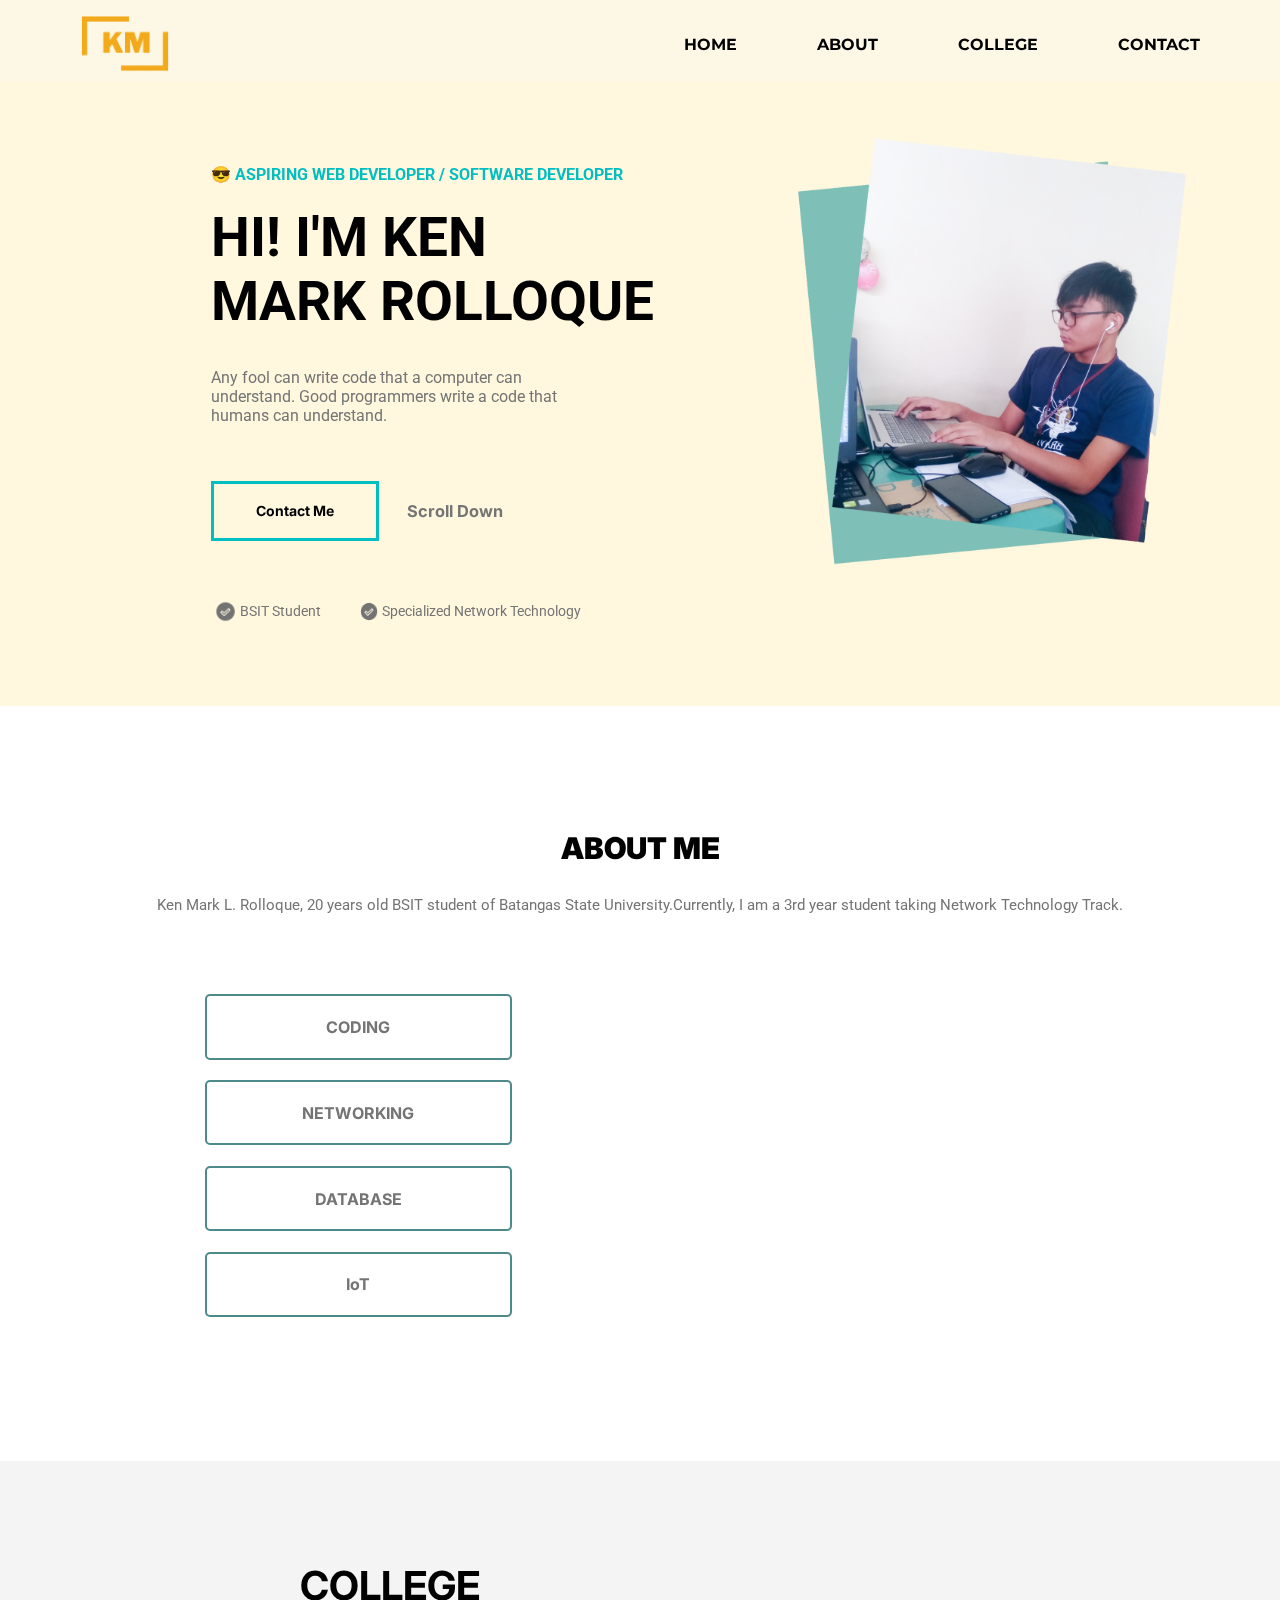
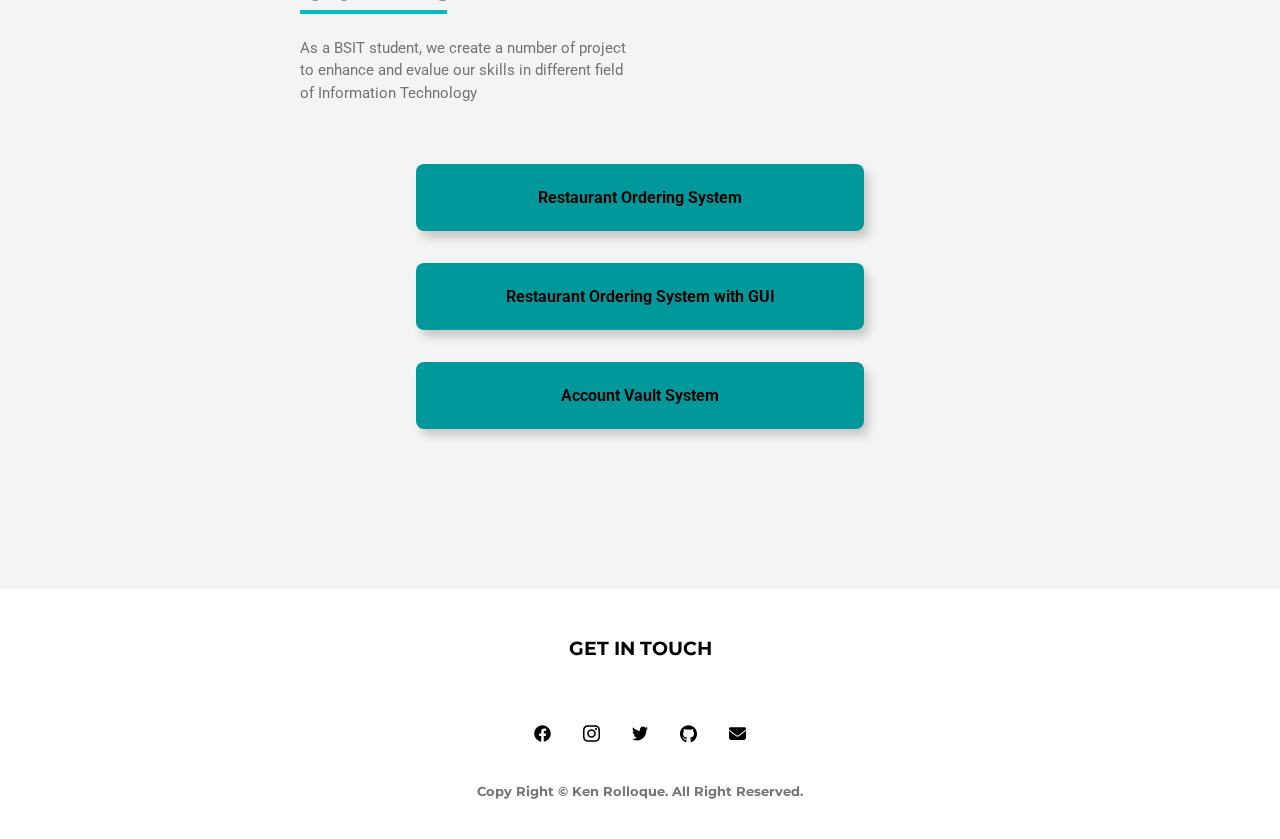
<file: index.html>
<!DOCTYPE html>
<html lang="en">
<head>
    <meta charset="UTF-8">
    <meta http-equiv="X-UA-Compatible" content="IE=edge">
    <meta name="viewport" content="width=device-width, initial-scale=1.0">
    <title>My Porfolio</title>
  
    <link rel="stylesheet" href="style.css">
    <link rel="stylesheet" href="section-1.css">
    <link rel="stylesheet" href="section-2.css">
    <link rel="stylesheet" href="section-3.css">
    <link rel="stylesheet" href="footer.css">

    <link href="https://fonts.googleapis.com/css2?family=Roboto+Flex:opsz@8..144&display=swap" rel="stylesheet">

    <link href="https://fonts.googleapis.com/css2?family=Inter:wght@300;700&family=Montserrat:wght@500&family=Roboto:wght@300;400&display=swap" rel="stylesheet">
    <link href="https://fonts.googleapis.com/css2?family=Inter:wght@300&family=Roboto:wght@300;400&display=swap" rel="stylesheet">
    <link href="https://fonts.googleapis.com/css2?family=Inter:wght@300;700&family=Roboto:wght@300;400&display=swap" rel="stylesheet">
  
    <link rel="stylesheet" href="https://cdnjs.cloudflare.com/ajax/libs/font-awesome/4.7.0/css/font-awesome.min.css">

 
  </head>
<body>

    <!-- NAVIGATION BAR FOR PHONE-->
    <button id = "hamburger"> 
      <img src="./image/icon/menu_FILL0_wght400_GRAD0_opsz48.png" alt="">
    </button>
    <!-- NAVIGATION BAR FOR PHONE-->

    <div id="side-nav">
    
      <!-- <img src="./image/KM.png" alt=""> -->
      <button id = "close-hamburger">
        <img src="./image/icon/close_FILL0_wght400_GRAD0_opsz48.png" alt="">
      </button>
      

      <ul id = "navList">
     
        <li class="btn"> <img src="./image/icon/home_FILL0_wght400_GRAD0_opsz48.png" alt=""> <a href="#section-1" >Home</a></li>
        <li class="btn"><img src="./image/icon/info_FILL0_wght400_GRAD0_opsz48.png" alt=""><a href="#section-2" >About</a></li>
        <li class="btn"><img src="./image/icon/school_FILL0_wght400_GRAD0_opsz48.png" alt=""><a href="#section-3">College</a></li>
        <li class="btn"><img src="./image/icon/perm_contact_calendar_FILL0_wght400_GRAD0_opsz48.png" alt=""><a href="#footer">Contact</a></li>
      </ul>

    </div>
    
    <!-- NAVIGATION BAR-->
      <header>
        <nav id ="navig">

            <!-- LOGO-->
            <img src="./image/KM.png" alt="">


             <ul>

                <li class="btn"> <a href="#section-1" >HOME</a></li>
                <li class="btn"><a href="#section-2" >ABOUT</a></li>
                <li class="btn"><a href="#section-3">COLLEGE</a></li>
                <li class="btn"><a href="#footer">CONTACT</a></li>
            </ul>
        </nav>
      </header>


      <div id="section-1">

          <div>
            <h4>😎 ASPIRING WEB DEVELOPER / SOFTWARE DEVELOPER</h4>

            <h1>HI! I'M KEN <br>MARK ROLLOQUE </h1>
           

            <p>Any fool can write code that a computer can 
              understand. Good programmers write a code
              that humans can  understand.
            </p>

              <span>
                <button> Contact Me</button>
                <h3> Scroll Down</h3>
              </span>

              <div>
                <span><img src="./image/icons8-check-64 (1).png" alt=""> BSIT Student</span>
                <span><img src="./image/icons8-check-64 (1).png" alt="">Specialized Network Technology</span>
                
              </div>
              
          </div>


          <div>
              <h4>😎 ASPIRING WEB DEVELOPER / SOFTWARE DEVELOPER</h4>
              <img src="./image/prof2.png" alt="">
          </div>

      </div>


      <div id="section-2">

          <div class="section-2-header">

              <h5> ABOUT ME</h5>
              <p>Ken Mark L. Rolloque, 20 years old BSIT student of
                Batangas State University.Currently, I am a 3rd year
                student taking Network Technology Track.</p>
          </div>

          <div class="subjects">

            <span>
              <div id = "subject-1" >CODING</div>
              <div id = "subject-2">NETWORKING</div>
            </span>

            <span>
              <div id = "subject-3">DATABASE </div>
              <div id = "subject-4" >IoT</div>
            </span>

          </div>

          <div class="sub-desc">

            <div id="coding">
                <span>
                <img src="./image/icon/icons8-code-64.png" alt="">
                  <h3>CODING</h3>
              </span>

              <p>

                My first programming language is C++ where I learned the fundamentals of programming. Additionally, Java language helps me understand the concep of OOP. As of now, I am learning Javavscript for web development.
              </p>
              </div>

              <div id="networking">
                <span>
                  <img src="./image/icon/icons8-code-64.png" alt="">
                  <h3>NETWORKING</h3>
                </span>

                <p>
                  As a network technology student, I am currently studying computer networking, IOT, and cloud computing. Currently, I have finished CCNA 1 and CCNA 2, and currently taking CCNA 3 and IOT.
                </p>
              </div>

              <div id="database">
                <span>
                  <img src="./image/icon/icons8-code-64.png" alt="">
                  <h3>DATABASE MANAGEMENT</h3>
                </span>

                <p>
                  During our second year, we are taught about the fundamentals of
                  database management including relational database, distributed database,
                  distributed request, and concurrency control. Furthermore, we are also
                  taught of using  MySQL and Microsoft Access.                </p>
              </div>

              <div id="iot">
                <span>
                  <img src="./image/icon/icons8-code-64.png" alt="">
                  <h3>Internet of Things</h3>
                </span>

                <p>
                  As a network technology student, we are also learning Internet
                  of Things in our university. We are taught of using Arduino , Raspberry Pie,
                  sensors, actuators , and other devices of IoT. Programming language like
                  C++ and Python is used in writing sets of instruction in microcontroller.
                   </p>
              </div>

          </div>

         </div>


        <div id="section-3">

          <div>
              <h1>COLLEGE</h1>
              <p> As a BSIT student, we create a number of project to enhance and evalue our skills in different field of Information Technology</p>
          </div>

          <div id ="project">

            <div id="project-1" >
              <h3>Restaurant Ordering System</h3>
              <div id = "project-1-desc">
                <p> Restaurant ordering system's main goal is to provide customers a way to order food from a restaurant over the internet or through phone call</p>
                <p><strong> Type:</strong> Console </p>
                <p><strong> Subject:</strong> Computer Programming</p>

                <span>Language: <img src="./image/C++.png" alt=""></span>

                <button id="gitButton">
                  <img src="./image/icon/github.svg" alt=""> GitHub
                </button>
              </div>
            </div>

            <div id="project-2">

              <h3>Restaurant Ordering System with GUI</h3>
              <div id = "project-2-desc">
                <p> A system that allows customers to purchase foods in a much simple and convenient way. Through online, this system will allow you to order food without having to go to the restaurant.</p>
                <p><strong> Type:</strong> with GUI </p>
                <p><strong> Subject:</strong> Objected-Oriented Programming</p>
                <span>
                  Language:
                  <img src="./image/Java-Logo.png" alt="">
                  <img src="./image/image-removebg-preview (3).png" alt="">
                </span>

                <button id="gitButton">
                  <img src="./image/icon/github.svg" alt="">
                  GitHub
                </button>
              </div>
            </div>


            <div id="project-3">
              <h3>Account Vault System</h3>
              <div id = "project-3-desc">
                <p> Account vault storage is a user-friendly system used for remembering users multiple accounts in an organized and manageable way</p>
                <p><strong> Type:</strong> with GUI and Database </p>
                <p><strong> Subject:</strong> Advance Database Management System</p>
                <span>
                  Language:
                  <img src="./image/python.png" alt="">
                  <img src="./image/image-removebg-preview (3).png" alt="">
                </span>

                <button id="gitButton">
                  <img src="./image/icon/github.svg" alt="">
                  GitHub          
                </button>
              </div>
            </div>
    </div>
    </div>
     <!-- FOOTER -->
     
     <footer id ="footer">
      <h3>GET IN TOUCH</h3>
      <div class="soc-icons">
          <img src="./image/icon/facebook.svg" alt="">
          <img src="./image/icon/instagram.svg" alt="">
          <img src="./image/icon/twitter.svg" alt="">
          <img src="./image/icon/github.svg" alt="">
          <img src="./image/icon/envelope-solid.svg" alt="">
      </div>

         <h5> Copy Right © Ken Rolloque. All Right Reserved.</h5>

     </footer>


  <!-- SECTION 3 FUNCTION-->

  <script src="https://ajax.googleapis.com/ajax/libs/jquery/3.3.1/jquery.min.js"></script>
          <script>

            document.getElementById("project-1").addEventListener("click",showDescription1);
            document.getElementById("project-2").addEventListener("click",showDescription2);
            document.getElementById("project-3").addEventListener("click",showDescription3);
           



            let getDesc = document.getElementById("project-1-desc");
            let getProj = document.getElementById("project-1");

            var getDesc2 = document.getElementById("project-2-desc");
            var getProj2 = document.getElementById("project-2");

            var getDesc3 = document.getElementById("project-3-desc");
            var getProj3 = document.getElementById("project-3");


              /* SUBJECTS */

            document.getElementById("subject-1").addEventListener("click",showSubjects);
            document.getElementById("subject-2").addEventListener("click",showSubjects2);
            document.getElementById("subject-3").addEventListener("click",showSubjects3);
            document.getElementById("subject-4").addEventListener("click",showSubjects4);
            /* GET TO SHOW DESCRIPTION */
            var getSubDesc = document.getElementById("coding");
            var getSubDesc2 = document.getElementById("networking");
            var getSubDesc3 = document.getElementById("database");
            var getSubDesc4 = document.getElementById("iot");

            /* GET TO SHOW ACTIVE SUBJECT */
            var getSub = document.getElementById("subject-1")
            var getSub2 = document.getElementById("subject-2")
            var getSub3 = document.getElementById("subject-3")
            var getSub4 = document.getElementById("subject-4")

            function showDescription1(){


            if (getDesc.style.display == "inline-flex" ){

              getDesc.style.display ="none";
              getProj.style.animation = "hideDesc 1s ease forwards";


              }else{

                getProj.style.animation = "showDesc 1s ease forwards";
                getDesc.style.display ="inline-flex";
                

              }

            }

            function showDescription2(){


                if (getDesc2.style.display == "inline-flex" ){

                  getDesc2.style.display ="none";
                  getProj2.style.animation = "hideDesc 1s ease forwards";


                  }else{

                    getProj2.style.animation = "showDesc 1s ease forwards";
                    getDesc2.style.display ="inline-flex";

                  }

            }


            function showDescription3(){


                if (getDesc3.style.display == "inline-flex" ){

                  getDesc3.style.display ="none";
                  getProj3.style.animation = "hideDesc 1s ease forwards";


                  }else{

                    getProj3.style.animation = "showDesc 1s ease forwards";
                    getDesc3.style.display ="inline-flex";

                  }

            }


            function showSubjects(){

              if (getSubDesc.style.display == "inline-flex" ){

              }else{
                    getSubDesc.style.display ="inline-flex";
                    getSubDesc2.style.display ="none";
                    getSubDesc3.style.display = "none";
                    getSubDesc4.style.display = "none";

                    getSub.style.backgroundColor ="#4F8A8B";
                    getSub.style.color = "white";
                    getSub.style.transition = ".5s ease"

                    getSub2.style.backgroundColor = "white";
                    getSub2.style.color = "#747474";

                    getSub3.style.backgroundColor = "white";
                    getSub3.style.color = "#747474";

                    getSub4.style.backgroundColor = "white";
                    getSub4.style.color = "#747474";
              }
            }

            function showSubjects2(){

                if (getSubDesc2.style.display == "inline-flex" ){

                }else{
                      getSubDesc2.style.display ="inline-flex";
                      getSubDesc.style.display = "none";
                      getSubDesc3.style.display = "none";
                      getSubDesc4.style.display = "none";

                      getSub2.style.backgroundColor ="#4F8A8B";
                      getSub2.style.color = "white";
                      getSub2.style.transition = ".5s ease"

                      getSub.style.backgroundColor = "white";
                      getSub.style.color = "#747474";

                      getSub3.style.backgroundColor = "white";
                      getSub3.style.color = "#747474";

                      getSub4.style.backgroundColor = "white";
                      getSub4.style.color = "#747474";
        }
        }


        function showSubjects3(){

          if (getSubDesc3.style.display == "inline-flex" ){

          }else{
                getSubDesc3.style.display ="inline-flex";
                getSubDesc4.style.display = "none";
                getSubDesc2.style.display = "none";
                getSubDesc.style.display = "none";


                getSub3.style.backgroundColor ="#4F8A8B";
                getSub3.style.color = "white";
                getSub3.style.transition = ".5s ease"

                getSub.style.backgroundColor = "white";
                getSub.style.color = "#747474";

                getSub2.style.backgroundColor = "white";
                getSub2.style.color = "#747474";

                getSub4.style.backgroundColor = "white";
                getSub4.style.color = "#747474";
          }
          }

          function showSubjects4(){

          if (getSubDesc4.style.display == "inline-flex" ){

          }else{
                getSubDesc4.style.display ="inline-flex";
                getSubDesc3.style.display = "none";
                getSubDesc2.style.display = "none";
                getSubDesc.style.display = "none";
              

                getSub4.style.backgroundColor ="#4F8A8B";
                getSub4.style.color = "white";
                getSub4.style.transition = ".5s ease"

                getSub.style.backgroundColor = "white";
                getSub.style.color = "#747474";

                getSub2.style.backgroundColor = "white";
                getSub2.style.color = "#747474";

                getSub3.style.backgroundColor = "white";
                getSub3.style.color = "#747474";
          }
          }

          $(document).ready(function(){
  // Add smooth scrolling to all links
  $("a").on('click', function(event) {

    // Make sure this.hash has a value before overriding default behavior
    if (this.hash !== "") {
      // Prevent default anchor click behavior
      event.preventDefault();

      // Store hash
      var hash = this.hash;

      // Using jQuery's animate() method to add smooth page scroll
      // The optional number (800) specifies the number of milliseconds it takes to scroll to the specified area
      $('html, body').animate({
        scrollTop: $(hash).offset().top
      }, 500, function(){
   
        // Add hash (#) to URL when done scrolling (default click behavior)
        window.location.hash = hash;
      });
    } // End if
  });
});
          </script>


<script>

  var btnContainer = document.getElementById("navig");
  //

// Get all buttons with class="btn" inside the container
  var btns = btnContainer.getElementsByClassName("btn");

// Loop through the buttons and add the active class to the current/clicked button
      for (var i = 0; i < btns.length; i++) {
        btns[i].addEventListener("click", function() {
          var current = document.getElementsByClassName("active");

          // If there's no active class
          if (current.length > 0) {
            current[0].className = current[0].className.replace(" active", "");
          }

          // Add the active class to the current/clicked button
          this.className += " active";
        });
}
</script>


<script>
    // document.getElementById("project-3").addEventListener("click",showDescription3);

    document.getElementById("hamburger").addEventListener("click",openSide);
    document.getElementById("close-hamburger").addEventListener("click",closeSide);

    var getSide = document.getElementById("side-nav");
    var hideNavList = document.getElementById("navList");
    var disableScroll = document.getElementsByTagName("body");
      function openSide(){


          if (getSide.style.display == "inline-flex"){

          }else{
              getSide.style.display = "inline-flex";
              getSide.style.animation ="side-nav-animation 1s ease forwards";

              setTimeout(function(){
                  hideNavList.style.display ="inline-flex";
               },200);
          }

        }

      function closeSide(){
         var hideNavList = document.getElementById("navList");
 
          getSide.style.animation = "close-side-nav-animation 1s ease forwards";

          setTimeout(function(){
            hideNavList.style.display = "none";
          },200);

          setTimeout(function(){
            getSide.style.display = "none";
          },1000);
      }

    
</script>


</body>
</html>
</file>
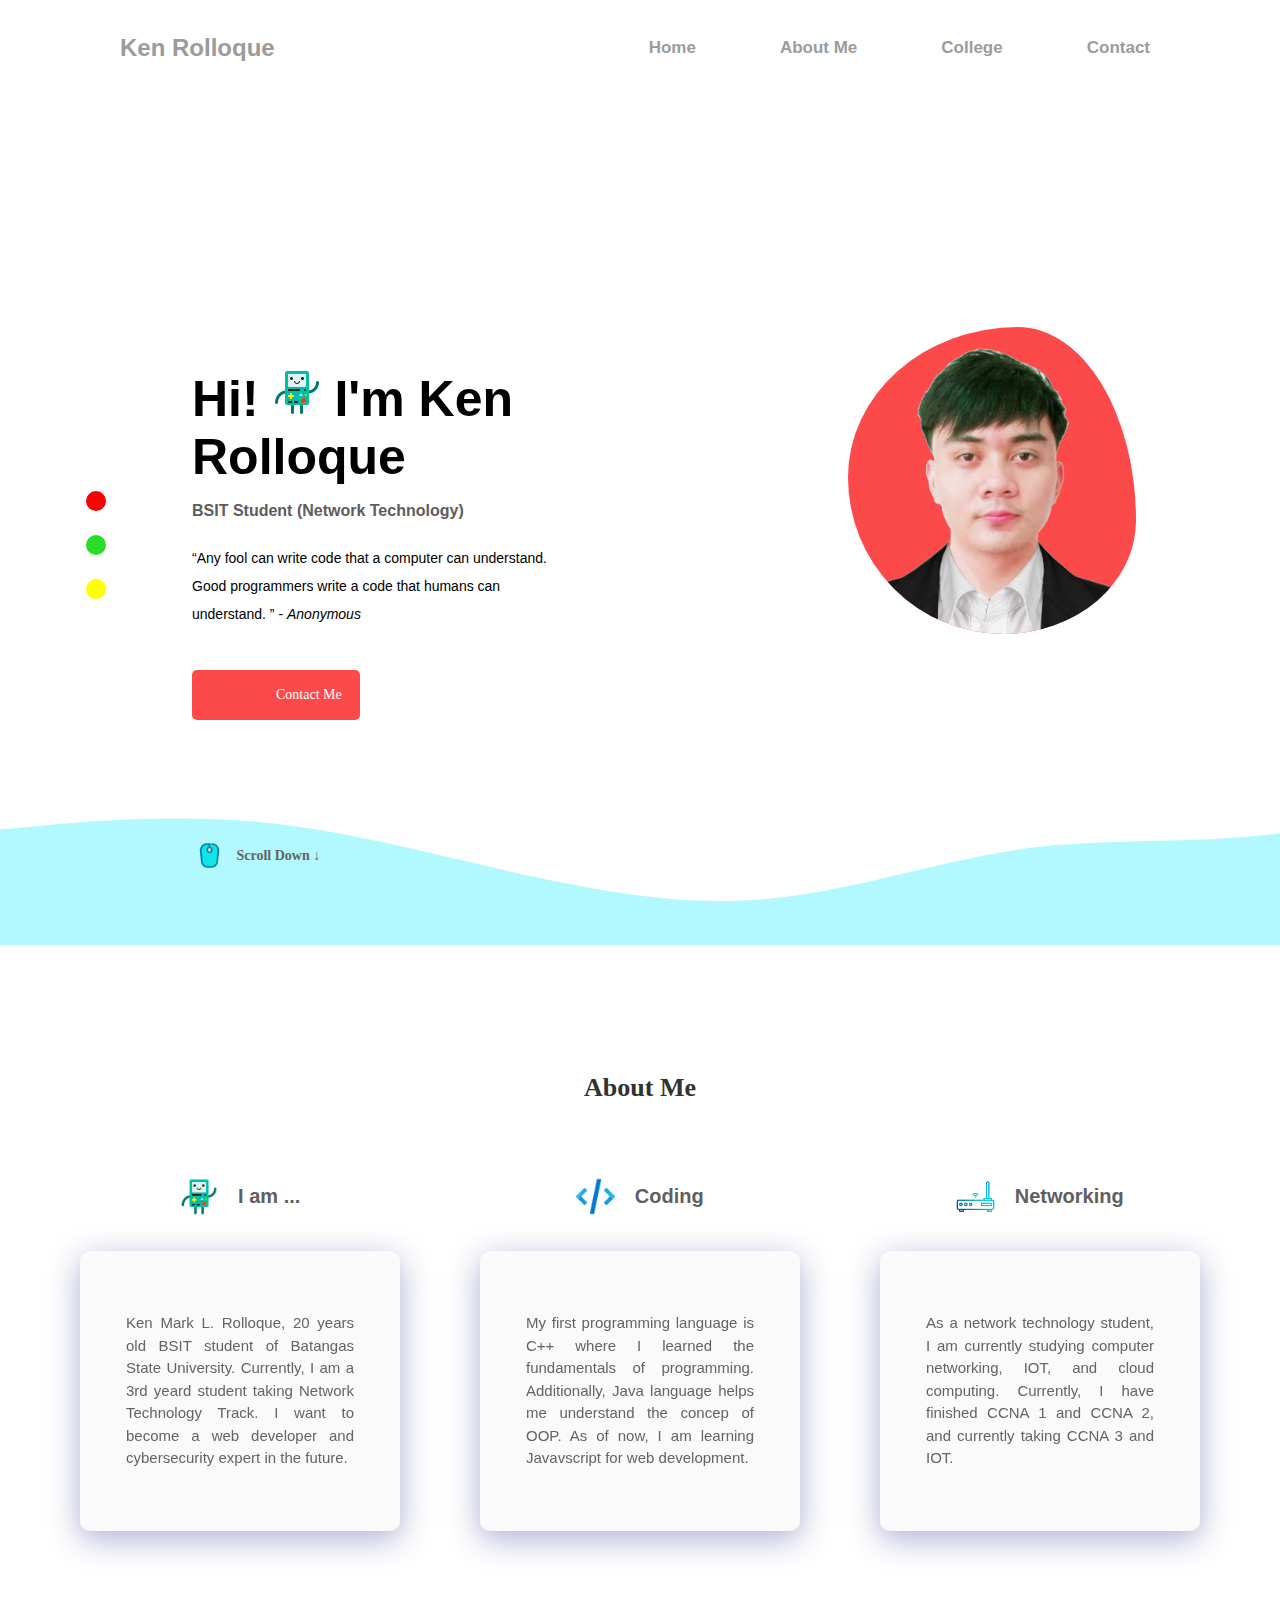
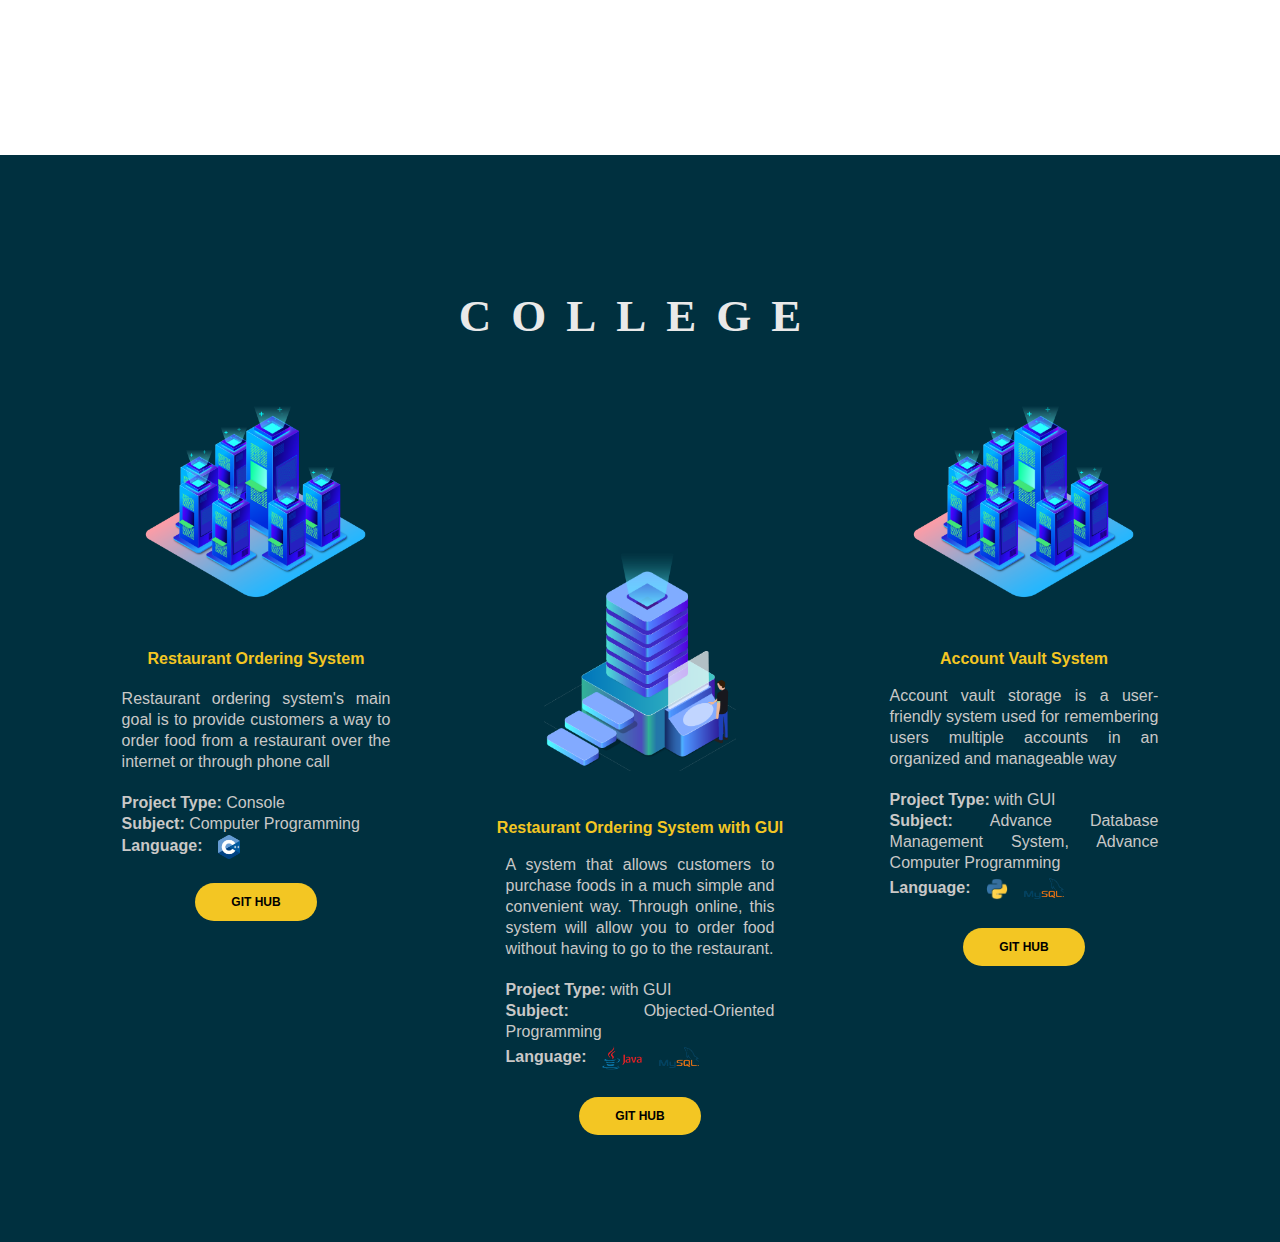
<file: CODE/index.html>
<!DOCTYPE html>
<html lang="en">
<head>
    <meta charset="UTF-8">
    <meta http-equiv="X-UA-Compatible" content="IE=edge">
    <meta name="viewport" content="width=device-width, initial-scale=1.0">
    <link rel="stylesheet" href="header.css">
    <link rel="stylesheet" href="section-1.css">
    <link rel="stylesheet" href="section-2.css">
    <link rel="stylesheet" href="section-3.css">
    <script type="text/javacsript" src="header.js"></script>
    <link rel="stylesheet" href="https://cdnjs.cloudflare.com/ajax/libs/font-awesome/4.7.0/css/font-awesome.min.css">    <title>Portfolio</title>

    <link rel="preconnect" href="https://fonts.googleapis.com">
</head>
<body>

    
    <nav>
        <div class="side-nav" id="side-nav-id">
        </div>
        <div class="ham" id = "ham-id" onclick="showSide()">
            <div></div>
            <div></div>
            <div></div>
        </div>

    </nav>



    <header>
        <h2> Ken Rolloque</h2>
  
        <ul>    
            <li><a href ="#section-one" id ="link-one"> Home</a></li>
            <li><a href ="#section-two">About Me</a></li>
            <li><a href ="#section-three">College</a></li>
            <li><a href ="#section-four">Contact</a></li>
        </ul>
    </header>

    <main>
        <div id = "section-one" class="content-1">
            <div>
                <span></span>
                <span></span>
                <span></span>
            </div>
            <div>
                
                <h2>Hi! <img src="images/icons8-bmo-48.png" alt=""> I'm Ken Rolloque</h2>
                <h5>BSIT Student (Network Technology)</h5>
                <p><q>Any fool can write code that a computer can 
                    understand. Good programmers write a code
                    that humans can  understand.
                </q> - <i>Anonymous</i></p>

                <input type="button" value="Contact Me">
                
                <div>
                    <img src="images/icons8-mouse-64.png"  class="scroll-down"  alt="">
                    <p class="scroll-down"> Scroll Down ↓</p>
                </div>
                
            </div>
            <div>
                
                <img src="images/ID-PNG.png" alt="">
                
            </div>
        </div>


        <div id = "section-two" class="section-2">
            <h3> About Me</h3>
            <div>
                <span>
                    <h3> <img src="images/icons8-bmo-48.png" alt="">I am ... </h3>
                    <p>Ken Mark L. Rolloque, 20 years old BSIT student of Batangas State University. 
                     Currently, I am a 3rd yeard student taking Network Technology Track. I want to 
                     become a web developer and cybersecurity expert in the future.</p>
                </span>

                <span>
                    <h3> <img src="images/icons8-source-code-96.png" alt="">Coding </h3>
                    <p>My first programming language is C++ where I learned the fundamentals of programming.
                     Additionally, Java language helps me understand  the concep of OOP. As of now, I am learning
                      Javavscript for web development.</p>
                    
                </span>
                <span>
                    <h3> <img src="images/icons8-router-64.png" alt="">Networking </h3>
                    <p>As a network technology student, I am currently studying computer networking, IOT, and 
                    cloud computing. Currently, I have finished CCNA 1 and CCNA 2, and currently taking CCNA 3 
                    and IOT.</p>
                </span>
            </div>
        </div>

        <div id ="section-three" class="section-3">
                
            <h3> COLLEGE</h3>
                <div>
                    <span>
                        <img src="images/b1.png" alt="">
                        <h4>Restaurant Ordering System</h4>
                        <p>
                        <br>
                            Restaurant ordering system's
                            main goal is to provide customers a way to order food 
                            from a restaurant over the internet or through phone
                            call <br><br>
                            <b>Project Type:</b> Console<br>
                            <b>Subject:</b> Computer Programming<br>
                            <b class="language">Language: <img src="images/C++.png" alt=""></b>
    
                        </p>
                        <input type="button" value="GIT HUB">

                    </span>

                    <span>
                       
                        <img src="images/b2.png" alt="">
                        <h4>Restaurant Ordering System with GUI</h4><br>
                        <p>
                            A system that allows customers to 
                            purchase foods in a much simple and convenient way. 
                            Through online, this system will allow you to order food 
                            without having to go to the restaurant.  <br><br>
                           
                            <b>Project Type:</b> with GUI<br>
                            <b>Subject:</b>  Objected-Oriented Programming<br>
                            <b class="language">Language: <img src="images/Java-Logo.png" alt=""> <img src="images/image-removebg-preview (3).png" alt=""></b>
    
                        </p>
                        <input type="button" value="GIT HUB">
                    </span>

                    <span>
                         <img src="images/b1.png" alt="">
                         <h4>Account Vault System</h4><br>
                         <p>
                            
                            Account vault storage is a user-friendly system
                            used for remembering users multiple accounts
                            in an organized and manageable way  <br><br>
                           
                            <b>Project Type:</b> with GUI<br>
                            <b>Subject:</b> Advance Database Management System, Advance Computer Programming
                                    <br>
                            <b class="language">Language: <img src="images/python.png" alt=""> <img src="images/image-removebg-preview (3).png" alt=""></b>
    
                        </p>
                        <input type="button" value="GIT HUB">

                    </span>
                </div>
                
        </div>
    </main>
    <script src="header.js">

    </script>


    
</body>
</html>
</file>
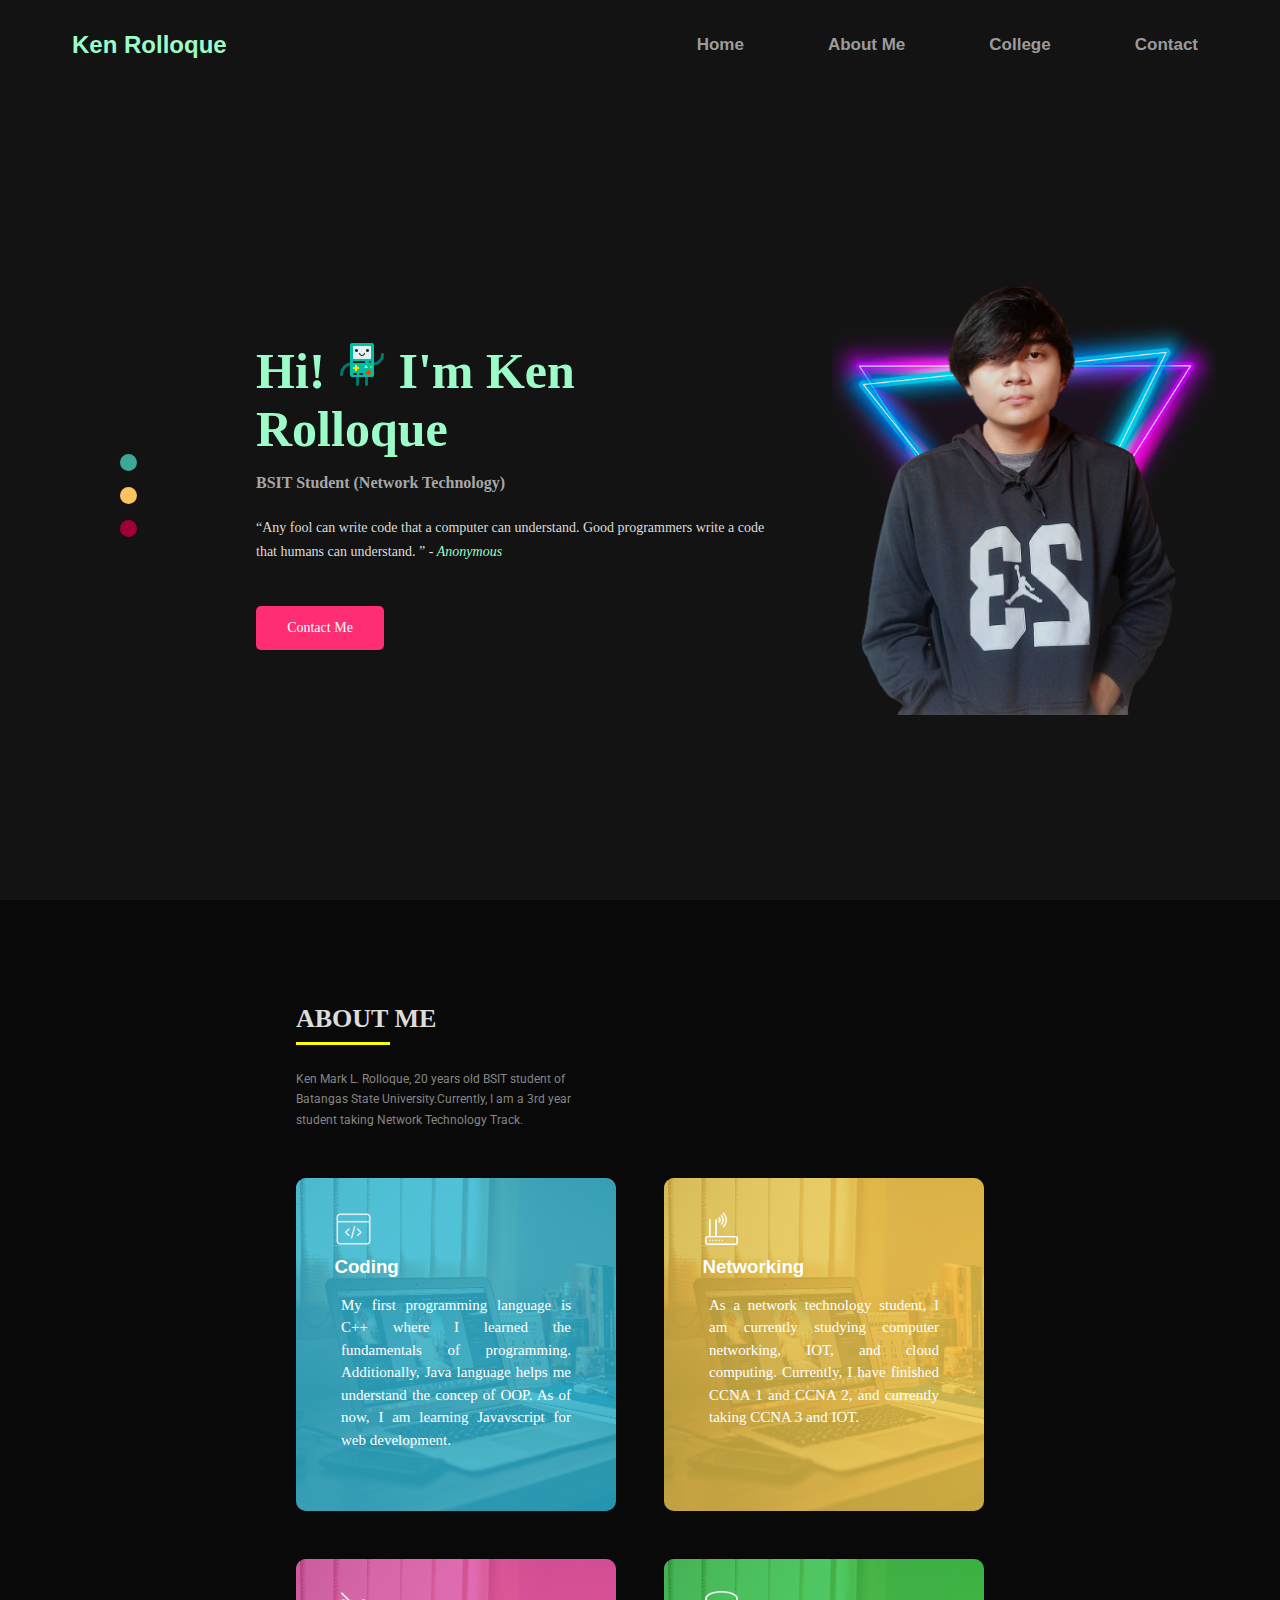
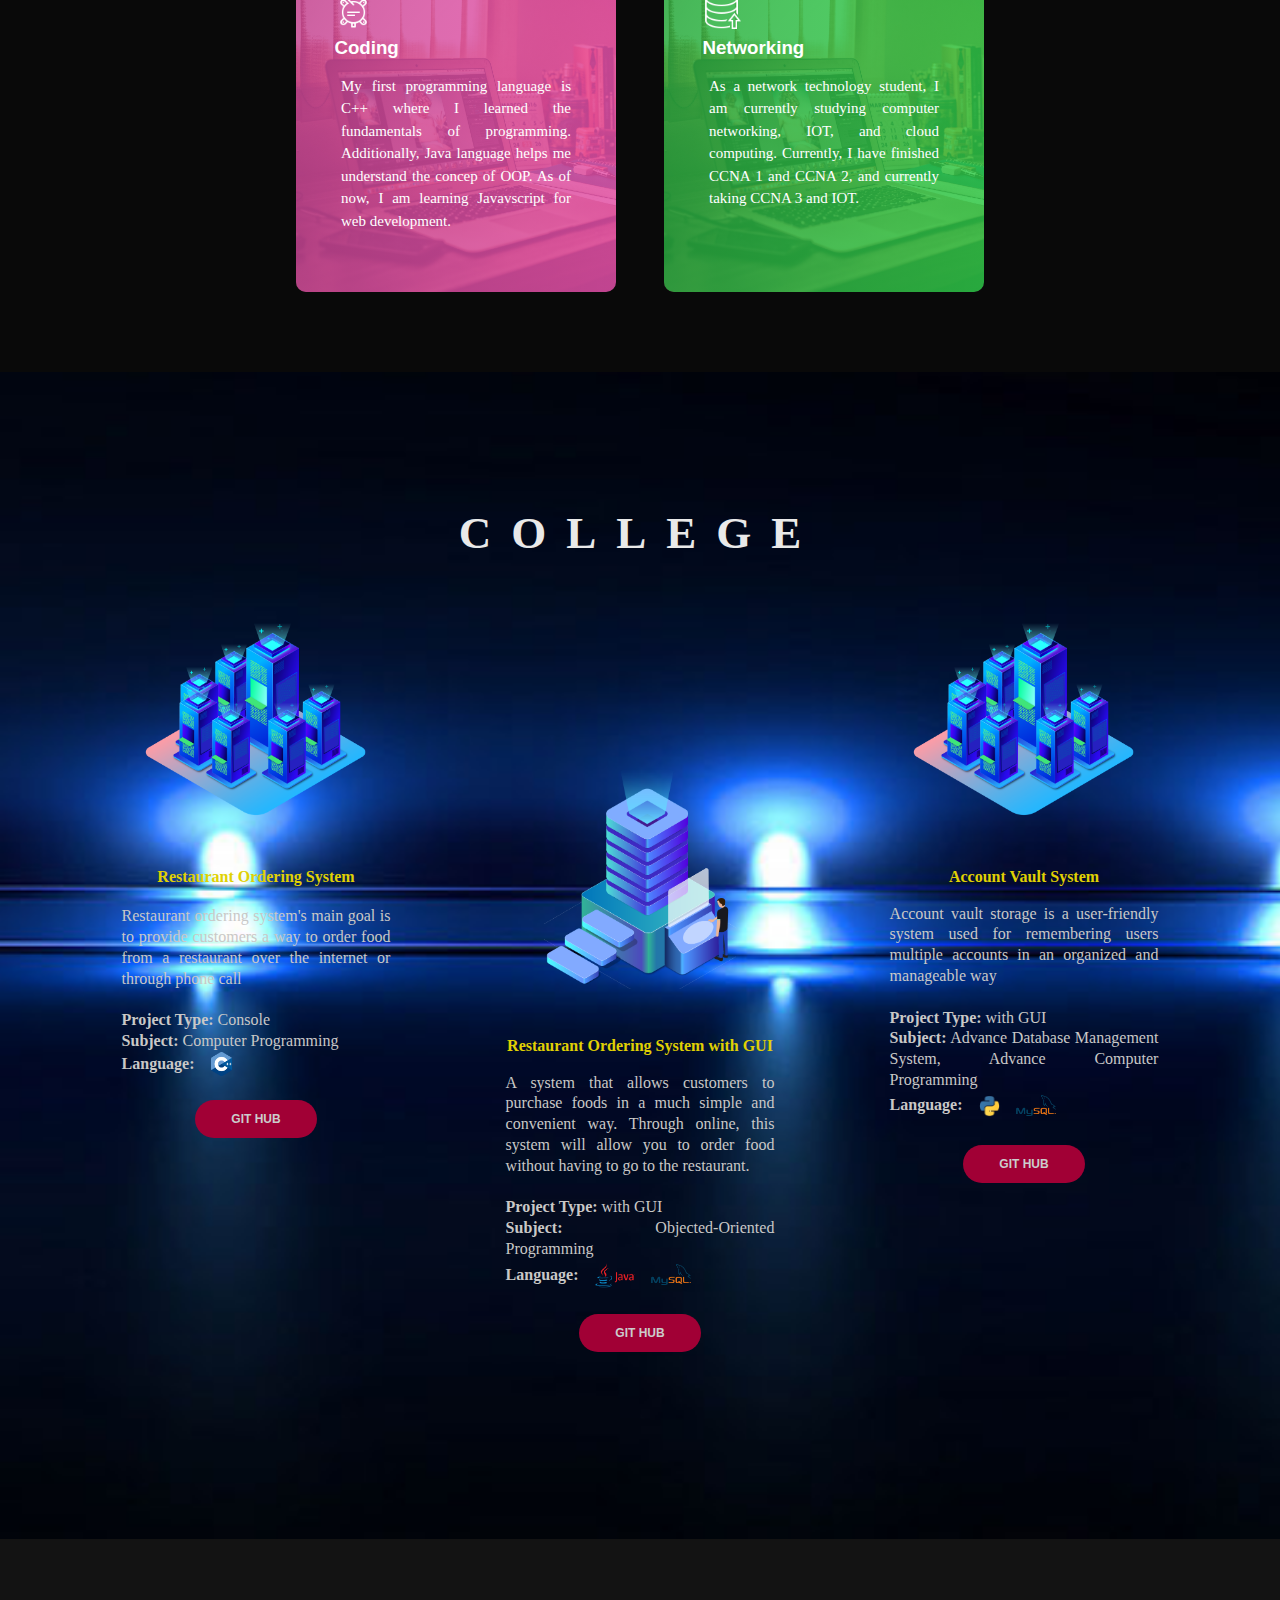
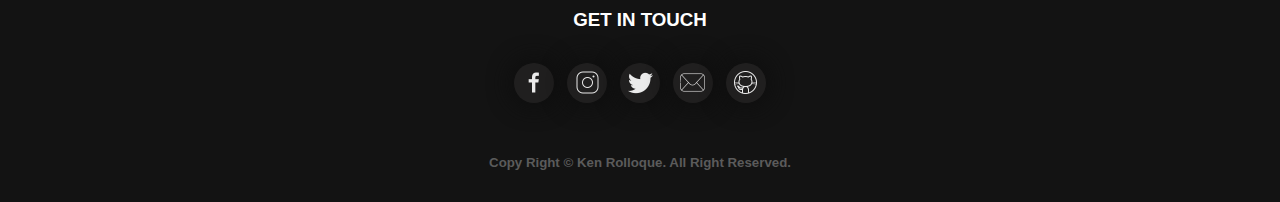
<file: GRID/index.html>
<!DOCTYPE html>
<html lang="en">
<head>
    <meta charset="UTF-8">
    <meta http-equiv="X-UA-Compatible" content="IE=edge">
    <meta name="viewport" content="width=device-width, initial-scale=1.0">

    <link rel="preconnect" href="https://fonts.googleapis.com">
    <link rel="preconnect" href="https://fonts.gstatic.com" crossorigin>
    <link href="https://fonts.googleapis.com/css2?family=Roboto&display=swap" rel="stylesheet">

    <link rel="stylesheet" href="style.css">
    <link rel="stylesheet" href="header.css">
    <link rel="stylesheet" href="section-1.css">
    <link rel="stylesheet" href="section-2.css">
    <link rel="stylesheet" href="section-3.css">
    <link rel="stylesheet" href="footer.css">


    <title>Ken Rolloque</title>

</head>
<body>




    <header>
        <h2> Ken Rolloque</h2>
  
        <ul>    
            <li><a href ="#section-one" id ="link-one"> Home</a></li>
            <li><a href ="#section-two">About Me</a></li>
            <li><a href ="#section-three">College</a></li>
            <li><a href ="#section-four">Contact</a></li>
        </ul>
    </header>

    <div class="section-1" id = "section-1-id">

            <div >
                <span></span>
                <span></span>
                <span></span>
            </div>

            <div>
                <h2>Hi! <img src="image/icons8-bmo-48.png" alt=""> I'm Ken Rolloque</h2>
                <h5>BSIT Student (Network Technology)</h5>
                <p><q>Any fool can write code that a computer can 
                    understand. Good programmers write a code
                    that humans can understand.
                </q> - <i>Anonymous</i></p>

                <input type="button" value="Contact Me">
            </div>

            <div>
                <div class="burger-container" id = "burger-id" onclick="showSideNav">

                    <span></span><span></span><span></span>
            
                </div>
                <img src="image/profile.png" alt="">
            </div>

            
    </div>

    <div class="section-2">

        <h3> 
            ABOUT ME 
            <div></div>
            <p>
                Ken Mark L. Rolloque, 20 years old BSIT student of <br>
                Batangas State University.Currently, I am a 3rd year<br>
                student taking Network Technology Track.
            </p>
        
        </h3>


        <div>

            <span class="coding">

                <div>
                    <img src="./image/icons8-coding-64.png" alt="">
                    <h3> Coding </h3>
                    <p>My first programming language is C++ where I learned the fundamentals of programming.
                    Additionally, Java language helps me understand  the concep of OOP. As of now, I am learning
                    Javavscript for web development.</p>
                </div>
            </span>

            <span class="networking">
                <div>
                <img src="./image/icons8-wi-fi-router-50.png" alt="">
                <h3> Networking </h3>
                <p>As a network technology student, I am currently studying computer networking, IOT, and 
                cloud computing. Currently, I have finished CCNA 1 and CCNA 2, and currently taking CCNA 3 
                and IOT.</p>
             </div>
            </span>

            <span class="iot">
                <div>
                    <img src="./image/icons8-iot-sensor-50.png" alt="">
                <h3> Coding </h3>
                <p>My first programming language is C++ where I learned the fundamentals of programming.
                 Additionally, Java language helps me understand  the concep of OOP. As of now, I am learning
                  Javavscript for web development.</p>
                </div>
            </span>

            <span class="database">
                <div>
                    <img src="./image/icons8-database-restore-50.png" alt="">
                    <h3>Networking </h3>
                <p>As a network technology student, I am currently studying computer networking, IOT, and 
                cloud computing. Currently, I have finished CCNA 1 and CCNA 2, and currently taking CCNA 3 
                and IOT.</p>
            </div>
            </span>

        </div>
        
    </div>


    <div class="section-3">
        <h3> COLLEGE</h3>

                <div>
                    <span class="project-1">
                        <img src="./image/b1.png" alt="">
                        <h4>Restaurant Ordering System</h4>
                        <p>
                        <br>
                            Restaurant ordering system's
                            main goal is to provide customers a way to order food 
                            from a restaurant over the internet or through phone
                            call <br><br>
                            <b>Project Type:</b> Console<br>
                            <b>Subject:</b> Computer Programming<br>
                            <b class="language">Language: <img src="./image/C++.png" alt=""></b>
    
                        </p>
                        <input type="button" value="GIT HUB">

                    </span>
                
                    
                    <span>
                       
                        <img src="./image/b2.png" alt="">
                        <h4>Restaurant Ordering System with GUI</h4><br>
                        <p>
                            A system that allows customers to 
                            purchase foods in a much simple and convenient way. 
                            Through online, this system will allow you to order food 
                            without having to go to the restaurant.  <br><br>
                           
                            <b>Project Type:</b> with GUI<br>
                            <b>Subject:</b>  Objected-Oriented Programming<br>
                            <b class="language">Language: <img src="./image/Java-Logo.png" alt=""> <img src="./image/image-removebg-preview (3).png" alt=""></b>
    
                        </p>
                        <input type="button" value="GIT HUB">
                    </span>

                    <span>
                         <img src="./image/b1.png" alt="">
                         <h4>Account Vault System</h4><br>
                         <p>
                            
                            Account vault storage is a user-friendly system
                            used for remembering users multiple accounts
                            in an organized and manageable way  <br><br>
                           
                            <b>Project Type:</b> with GUI<br>
                            <b>Subject:</b> Advance Database Management System, Advance Computer Programming
                                    <br>
                            <b class="language">Language: <img src="./image/python.png" alt=""> <img src="./image/image-removebg-preview (3).png" alt=""></b>
    
                        </p>
                        <input type="button" value="GIT HUB">

                    </span>
                </div>
    </div>


    <footer>
        <h3>GET IN TOUCH</h3>
        <div class="soc-icons">
            <span><img src="./image/icon/icons8-facebook-f-50.png" alt=""></span>
            <span><img src="./image/icon/icons8-instagram-50.png" alt=""></span>
            <span><img src="./image/icon/icons8-twitter-50.png" alt=""></span>
            <span><img src="./image/icon/icons8-email-50.png" alt=""></span>
            <span><img src="./image/icon/icons8-github-50.png" alt=""></span>
        </div>

        <h5> Copy Right © Ken Rolloque. All Right Reserved.</h5>
    </footer>


    <script>
        document.getElementById("burger-id").addEventListener("click",showSideNav);
        function showSideNav(){
            // document.getElementById("myDIV").style.animation = "mynewmove 4s 2";
            // document.querySelector("#burger-id > span:first-child").style.animation = "cross 1s forwards"
            // document.querySelector("#burger-id > span:nth-child(2)").style.animation = "cross2 1s forwards"    
            // document.querySelector("#burger-id > span:nth-child(3)").style.animation = "cross3 1s forwards"  
            document.getElementById("side-nav-id").style.display = "inline-flex";  
            const openSide = document.getElementById("section-1-id")
            // const openSide = document.querySelector(".section-1-id") 
            openSide.classList.toggle("side-nav")
      
            // document.querySelector("#burger-id > span:first-child").style.transform ="rotate(45deg) translate(10px,6px)"
            // document.querySelector("#burger-id > span:nth-child(2)").style.transform ="rotate(135deg)"
            // document.querySelector("#burger-id > span:last-child").style.display ="none";           
            // // document.querySelector("#burger-id > span:nth-child(2)").style.transform ="translate(0,20px)"           
            // document.getElementById("side-nav-id").style.display = "inline-flex";
        }

    </script>
    
</body>
</html>
</file>
<file: style.css>
*{
    box-sizing: border-box;
    margin: 0;
    padding: 0;
}

body{
    display: grid;
    grid-template-columns: auto;

    /*                  nav   s1  s2    s3  footer*/
    grid-template-rows: auto auto auto auto auto;
    background-color: #FFF8DF;
    overflow-x: hidden;
    scroll-behavior: smooth;
}

#hamburger{
    display: none;
    width: 4em;
    height: 4em;
    background-color: rgb(0, 0,0,0);
    padding: 10px;
    border: 0;
}
#hamburger > img{
    width: 100%;
    height: auto;
}
header{
    display: inline-flex;
    width: 100vw;
    position: sticky;
    top:0;
    /* background-color: rgb(255, 248, 223, .5); */
   

}

nav{
    display: inline-flex;
    justify-content: space-between;
    align-items: center;
    width: 100%;
    padding: 1em 0 .5em 0;
    backdrop-filter: blur(10px) saturate(70%);
    



}

nav > ul {
    display: inline-flex;
    gap: 5em;
    list-style-type: none;
    margin-right: 5em;
    
}
nav > ul > li> a{
    font: bold 16px Montserrat;
    color: black;
    text-decoration: none;

}

nav > img {
    width: 7%;
    height: auto;
    margin-left: 5em;
}


.active, nav > ul > li :hover{

    color: #00989a;
    border-bottom: 2px solid #00989a;

}


#side-nav{
    display: none;
    position: fixed;
    width: 100vw;
    height: 100vh;
    background-color: white;
}





/* MEDIA QUERY FOR MOBILE PHONE*/

@media only screen and (max-width: 415px) {

    .cover-image{
        display: inline-flex;
    }

    #hamburger{
        display: inline-flex;
        margin: 1em 0 0 2em;
        position: sticky;
        top: 1em;
    }


    header{
        display: none;
    }

    /* #navList{
        display: none;
    } */
    #side-nav{
        /* display: inline-flex; */
        display: none;
        flex-direction: column;
        font:bold 14px Montserrat;
        background-color: white;
    }

    .side-nav-open{
        display: inline-flex;
        flex-direction: column;
        font:bold 14px Montserrat;
        background-color: white;
        position: fixed;
        width: 100vw;
        height: 100vh;
        background-color: white;
    }

    /* #side-nav > img{
        
        width: 10%;
        margin: 2em 3em;
        height: auto;
    } */

    #close-hamburger{
        width: 10%;
        height: 3vh;
        margin: 2em 3em 0 3em;
        background-color: white;
        border-width: 0;
    }

    #close-hamburger > img {
        width:90%;
        height: auto;
    }

    #side-nav > ul {
        display: none;
        flex-direction: column;
        gap: 10%;
        list-style-type: none;

        margin: 1em 0 0 3em;
    }

    #side-nav > ul > li{
        display: inline-flex;
        align-items: center;
        gap: 1em;
        width: 100%;
        padding: 1em 0em;

    }


    #side-nav > ul > li:hover{
        background-color: #ebebeb;
    }

    #side-nav  a {
        color: black;
        text-decoration: none;
    }

    #side-nav > ul > li > img{
        width: 7%;
        height: auto;
    }


    @keyframes side-nav-animation {

        from{
            height: 100vh;
            width: 0;
        }to{
            width: 100vw;

        } 
    }

    @keyframes close-side-nav-animation {

        from{
            width: 100vw;
        }to{
            width: 0;
        }
        
    }
}
</file>
<file: section-1.css>
#section-1{

    display: grid;
    grid-template-columns: 55vw 45vw;
    grid-template-rows: auto;
    padding: 3em 0 5em 0;
}

#section-1 > div {
    /* border: 1px solid red; */
}

#section-1 > div:first-child > *{
    margin-left: 30%;   
}
#section-1 > div:first-child{
    
    display: inline-flex;
    flex-direction: column;
    font-family: Roboto;

}

#section-1 > div:first-child > h4{
    margin-top: 5%;
    color: #00BEC1;
}

#section-1 > div:first-child > h1{
    margin-top: 3%;
    font: bold 55px Roboto;
}

#section-1 > div:first-child > p{
    width: 55%;
    color: #747474;
    margin-top: 5%;
    
}

#section-1 > div:first-child > span > button{

    /* background-color: #00BEC1; */
    border: 3px solid #00BEC1;
    background-color: rgb(0, 0, 0, 0);
    /* border-width: 0; */
    padding: 1.3em 3em;
    font: bold 14px Inter;

    color: black;
}

#section-1 > div:first-child > span > button:hover{
    background-color: #00BEC1;
    color: white;
    transition: 1s ease; 
}

#section-1 > div:first-child > span > button:not(:hover){
    transition: 1s ease; 
}


#section-1 > div:first-child > span{
    display: inline-flex;
    align-items: center;
    font: bold 14px Inter;
    gap:2em;
    margin-top: 8%;
    color: #747474;
}

#section-1 > div:first-child > div{
    display: inline-flex;
    align-items: center;
    margin-top: 8%;

}
#section-1 > div:first-child > div >span{
    display: inline-flex;
    align-items: center;
    color: #747474;
    font: normal 14px Roboto;

}

#section-1 > div:first-child > div >span > img{
    width: 20%;
    height: auto;
}

#section-1 > div:first-child > div >span:last-child > img{
    width: 10%;
    height: auto;
}

#section-1 > div:last-child{
    display: inline-flex;
    flex-direction: column;
    align-items: center;

}
#section-1 > div:last-child >img{
    width: 70%;
    height: auto;
}

#section-1 > div:last-child >h4{
    display: none;
}



/* MEDIA QUERY FOR MOBILE PHONE*/

@media only screen and (max-width: 415px) {

    #section-1{
        grid-template-columns: 100vw;
        grid-template-rows: auto auto;
        padding-bottom: 2em;
    }

    #section-1 > div:last-child{
        grid-area: 1/1/2/2;
    }
    #section-1 > div:first-child{
        grid-area: 2/1/3/2;
    }

    #section-1 > div:last-child{
        display: inline-flex;
        justify-content: center;


    }


    #section-1 > div:first-child{
        display: inline-flex;
        justify-content: center;
        align-items: center;
    }

    #section-1 > div:first-child > *{
        margin-left: 0;   
    }

    /* WEB DEVELOPER*/
    #section-1 > div:first-child > h4{
    display: none;
    }

    #section-1 > div:first-child > h1{
        margin-top: 5%;
        font: bold 20px Roboto;
        text-align: center;
    }

    #section-1 > div:first-child > p{
        width: 80%;
        text-align: center;
        font-size: 12px;
        color: #747474;
        margin-top: 5%;
    }

    #section-1 > div:first-child > span > button{

        padding: 1em 2em;
        font: bold 12px Inter;
        border-width: 1px;
    }

    #section-1 > div:first-child > span > h3{


        font: bold 12px Inter;

    }

    #section-1 > div:first-child > span{
 
        font: bold 12px Inter;
        gap:2em;

    }

    #section-1 > div:first-child > div >span{

        color: #747474;
        font: normal 10px Roboto;
    }   


    #section-1 > div:last-child >h4{
        font: bold 10px Roboto;
        display: inline-flex;
        color: #00BEC1;
        text-align: center;
        font-size: 12px;
        margin-bottom: 2em;
    }


}
</file>
<file: section-2.css>
#section-2{
    display: grid;
    grid-template-columns: 40vw 60vw;
    grid-template-rows: auto auto auto;
    background-color: white;
    padding-bottom: 8em;
    width: 100vw;
}

.section-2-header{
    grid-column: 1/3;
    text-align: center;
    padding: 4em 0 5em 0;
}

.sub-desc{
    grid-area: 2/ 2/ 2/3;
}



/*header*/
.section-2-header > h5{
    font:900 30px Inter;
    margin-top: 2em;
}


/* ABOUT ME DESCRIPTION*/
.section-2-header > p{

    margin-top: 2em;
    font:normal 15px Roboto;
    color: #747474;
 
}


/*button*/
.subjects{
    grid-area: 2/ 1/2/2;
    display: inline-flex;
    flex-direction: column;
    align-items: flex-end;
    gap: 1.27em;
    padding-bottom: 1em;

}

.subjects > span {
    display: inline-flex;
    flex-direction: column;
    align-items: flex-end;
    gap:1.27em;
    width: 100%;

}
.subjects > span > div {
    display: inline-flex;
    /* background-color: #4F8A8B; */
    border: 2px solid  #4F8A8B;
    width: 60%;
    padding: 1.3em 2em;
    justify-content: center;
    text-align: center;
    border-radius: 5px;
    font: bold 16px Inter;
    color: #747474;
    

}




/* .subjects > div:active{
    background-color: #4F8A8B;
} */

.sub-desc{
    display: inline-flex;
    overflow: hidden;
    grid-area: 2/ 2/ 2 /3;
    padding-bottom: 1em;
}

.sub-desc > div{
    display: none;
    margin-left: 3em;
    width: 65%;
    max-width: 65%;
    height: 100%;
    background-color: #C6FFEE;
    box-shadow: 7px 10px 10px #CACACA;
    padding: 0em 2em;
}
#coding{
    /* display: inline-flex; */
    display: none;
    flex-direction: column;
    animation: showSub 1s ease forwards;
    transition: 4s 4s ease;

}
.sub-desc > div > span {
    display: inline-flex;
    align-items: center;
   
}
.sub-desc > div > span >img{
    width: 8%;
    height: auto;
    margin: 2em 1em 2em 3em;
}

.sub-desc > div  > span> h3 {
    font: bold 20px Roboto;
    color: #00BEC1;
}
.sub-desc > div  >p {
    display: inline-flex;
    width: 70%;
    margin: 0em 5em ;
    text-align: justify;
    font: normal 18px Roboto;
    line-height: 1.8em;
    padding: 0 0 1em 0;
    
}

#networking {
    display: none;
    flex-direction: column;
    animation: showSub 1s ease forwards;
    transition: 4s 4s ease;
}


/* HOVER*/
/* .subjects > div:hover{
    background-color:#4F8A8B ;
    color: white;
    transition: .5s ease;
} */



#database {
    display: none;
    flex-direction: column;
    animation: showSub 1s ease forwards;
    transition: 4s ease;
}



@keyframes showSub {
    
    from{
        height: 0%;
        width: 60%;

    }to{
        height: 100%;
    }
}

@keyframes hideSub {
    
    from{
        height: 100%;
        width: 60%;

    }to{
        width: 0%;
        height: 0%;
    }
}
#database {
    display: none;
    flex-direction: column;
    animation: showSub 1s ease forwards;
    transition: 4s 4s ease;
}

#iot{
    display: none;
    flex-direction: column;
    animation: showSub 1s ease forwards;
    transition: 4s 4s ease;
}

@media only screen and (max-width: 415px) {

    #section-2{
        grid-template-columns: 100vw;
        grid-template-rows: auto auto auto;
        padding-bottom: 5em;
    }

    #section-2 > *{

        padding: 0;
    }

    #section-2-header{
        grid-area: 1/1/2/2;
        padding: 0;

    }
    .section-2-header > h5{
        margin-top: 2em;
        font-size: 20px;

    }

    .section-2-header > p{
        width: 80%;
        margin: 1em;
        line-height: 1.8em;
        font-size: 12px;
        display: inline-flex;
        justify-content: center;
     
    }

    .subjects{
        flex-direction: row;
        padding: 0;
        margin: 0;
        grid-area: 2/1/3/2;
        align-items: center ;
        height: 15vh;
        width: 100%;
        
    }

    .subjects > span:first-child {
        width: 100%;

        align-items: flex-end;
    }

    .subjects > span:last-child {
        width: 100%;

        align-items: flex-start;
    }

    .subjects > span > div {
    display: inline-flex;
    border: 2px solid  #4F8A8B;
    width: 70%;
    font: bold 10px Inter;
}


.subjects > span {
    gap: .5em;
}
.subjects {
    gap: .5em;
}

.sub-desc{

    justify-content: center;
    grid-area: 3/1/4/2;
    padding-bottom: 3em;
    width: 100vw;
}
.sub-desc > div{
    
    margin-left: 0em;
    width: 70%;
    max-width: 70%;
    padding: 0 0 1em 0;
    

   
}



.sub-desc > div  > span> h3 {
    font: bold 12px Roboto;
    color: #00BEC1;
}

.sub-desc > div  >p {

    font-size: 10px;
    
}
.sub-desc > div > span {
  
    padding: 2em 2em 1em 2em;
    
    
}
.sub-desc > div > span > img{
    /* margin: 2em 1em 2em 3em; */

   margin: 0 .5em 0 0;
}

.sub-desc > div > span > h3{

}

}
</file>
<file: section-3.css>
#section-3{

    grid-column: auto;
    grid-template-rows: auto auto auto auto;
    justify-content: center;
    align-items: center;
    padding-bottom: 10em;

    background-color: rgb(244, 244, 244);



}

#section-3 > div:first-child>h1 {
    width: 15%;
    border-bottom: 4px solid #00BEC1;
}

#section-3 > div:first-child{

    padding: 5em  0 3em 15em;
    font: bold 20px Inter;
}

#section-3 > div:first-child > p{

    font: normal 15px Roboto;
    color: #747474;
    width: 34%;
    margin-top: 1.5em;
    line-height: 1.5em;
}

#project{
    display: inline-flex;
    justify-content: center;
    align-items: center;
    flex-direction: column;
    gap: 2em;
    width: 100%;
    font-family: Roboto;
}

#project > div >h3{

    color: rgb(0, 0, 0);
}

#project > div{
  
    width: 35%;
    height: auto;
    border-radius: 8px;
    background-color: #00989a;
    box-shadow: 5px 7px 8px #CACACA; 
    color: black; 
}

#project> div>h3{
    text-align: center;
    padding: 1.5em;
    font: bold 16px Roboto;
    animation: showProject 1s ease forwards;

  
}

#gitButton{
    font: bold 14px Montserrat;
    display: inline-flex;
    margin-top: 3em;
    align-self: center;
    align-items: center;
    justify-content: center;
    gap:1em;
    width: 40%;
    padding: .8em;
    border-radius: 5px;
    border: 2px solid  rgb(199, 199, 199);
    background-color: white;
}
#gitButton:hover{
    background-color: rgb(199, 199, 199);
    border: 2px solid  rgb(199, 199, 199);
    transition: 1s ease;
}

#gitButton:not(:hover){

    transition: 1s ease;
}

#gitButton > img{
    width: 15%;
    height: auto;
}
#project> div> div{
    /* display: inline-flex; */
    
    flex-direction: column;
    width: 100%;
    height: auto;
    background-color: white;
    border-radius: 0 0 8px 8px;
    padding: 3em 4em 2em 5em;
    line-height: 1.3em;
    font-family: Roboto;
}

#project-1-desc{
    display: none;
    
}


#project-2-desc{
    display: none;
    
}
#project-3-desc{
    display: none;
    
}

#project > div> div > p:nth-child(2){
    margin: 2em 0 0.5em;
    
}
#project> div> div >span{
    display: inline-flex;
    align-items: center;
    font: bold 16px '';
    gap:10px;
    font-family: Roboto;
    padding-bottom: 2em;

   

 
}
#project-1> div >span >img{
    width: 6%;
    height: auto;
    
}


#project-2> div >span >img{
    width: 10%;
    height: auto;

}

#project-3> div >span >img{
    width: 10%;
    height: auto;

}





@keyframes showDesc {



    0%{
        height: 10vh;
    }
    
    90%{
        height: 90%;
    }
    100%{
        height: auto ;
    }
}

@keyframes hideDesc {

    from{
       height: 46vh;
        
    }to{
        height: 4.5em;
    }
    
}


@media only screen and (max-width: 415px) {


    #section-3 {
        padding-bottom: 5em;
    }
    #section-3 > div:first-child{

        padding: 0;
        font: bold 10px Inter;
    }

    #section-3 > div:first-child>h1 {
        width: 22%;
        border-bottom: 4px solid #00BEC1;
    }

    #section-3 > div:first-child > p{

        font: normal 12px Roboto;
        width: 80%;

    }

    #section-3 > div:first-child > *{
        margin: 2em 0 0 2em;
    }

    #section-3 > div:first-child > p{
        margin-left: 4em;
    }

    #project{
        gap: 1em;
        margin-top: 2em;
    }

    #project > div{
        width: 80%;
        margin-top: 1em;
    }

    #project> div > h3{
        font-size: 13px;
    }

    #project> div> div{

        padding: 2em 3em 2em 3em;
    }

    #project> div > div > p,
    #project> div > div > span
    {
        font-size: 12px;   
    }

    #gitButton{
        padding: .6em 1em;
        width: 60%;
        font-size: 10px;
    }

    @keyframes hideDesc {

        from{
           height: 46vh;
            
        }to{
            height: 3.4em;
        }
}
}
</file>
<file: footer.css>
footer{
    display: inline-flex;
    flex-direction: column;
    justify-content: center;
    align-items: center;
    background-color: white;
    padding: 3em 5em 2.5em;
    font-family: Montserrat;

    
}

footer > *{
    /* border: 1px solid red; */
}

footer > h5{
    margin-top: 3em;
    color: #747474;
}
.soc-icons{
    display: inline-flex;
    align-items: center;
    justify-content: center;
    gap: 2em;
    width: 100%;
    margin-top: 4em;

}

.soc-icons > img{
    width: 1.5%;
    height: auto;
}

@media only screen and (max-width: 415px) {
    .soc-icons {
        margin-top: 2em;
    }
    .soc-icons > img{
        width: 5%;
        height: auto;
    }

    footer > h5{
        font-size: 10px;
    }

    footer > h3{
        font-size: 12px;
    }

}
</file>
<file: CODE/header.css>
*{
    box-sizing: border-box;
    padding: 0;
    margin: 0;
}

body{
    width: 100%;
    display: inline-flex;
    flex-direction: column;
    overflow-x: hidden;
}


header{
    display: inline-flex;
    justify-content: space-between;
    align-items: center;
    width: 100vw;
    padding: 3em;
    max-height: 10vh;
    height: auto;
    font-family: 'Open Sans', sans-serif;
    position: sticky;
    z-index:2 ;
    margin-bottom: 3em;
}



/**side navigation **/






header > h2{
    font: bold 24px 'Open Sans', sans-serif;
    margin-left: 3em;
    color: rgb(156, 155, 155);

}

header > ul > li {
    text-align: center;
}
header > ul > li > a {
    text-decoration: none;
    color: rgb(156, 155, 155); 
    font-family: 'Open Sans', sans-serif;

}
header > ul > li > a:hover{
    color: blue;

}

header > ul > li > a:active{
    color: blue;
}

header > ul {
    display: inline-flex;

    gap: 1em;
    list-style-type: none;
    margin-right: 3em;
}

header > ul > li{
    padding: 1em 2em;
    font: bold 17px Helvetica;


}

@media screen and (max-width:939px){

    header > h2 {
            display: none;

        }
}

nav{
    display: inline-flex;
    /* dilay: none; */
    height: 100vh;
    position: fixed;
    z-index: 1;


}
#side-nav-id{

    display: inline-flex;
    width: 0vw;
    height: 100vh;
    transition: 1s ease ;
}

#side-nav-id.active{
    display: inline-flex;
    height: 100vh;
    transition: 1s ease ;
    width: 80vw;
    background-color: rgb(207, 207, 207);
}


.ham{
    display: none;
    /* display: inline-flex; */
   
    flex-direction: column;
    margin: 2em 0em 2em 2em;
}

.ham > div{
    display: block;
    position: relative;
    margin-top: .3em;
    width: 40px;
    height: 4px;
    background-color:  black;
    border-radius: 5px;
   
}



@media screen and (max-width:640px){

    header {
        display: none;
    }

    .ham{
        display: inline-flex;
       
    }
    .content-1{
        margin-top: 2em;
    }
}

@media screen and (max-width:457px){

    header {
        display: none;
    }

    .ham{
        display: inline-flex;
       
    }
    .content-1{
        margin-top: 5em;
    }
}
</file>
<file: CODE/section-1.css>
*{
    box-sizing: border-box;
    padding: 0%;
    margin: 0%;

}
body{
    
}

/* Main Container of Sections*/
main{
    display: inline-flex;
    flex-direction: column;
    justify-content: center;
    width: 100vw;
    font-family: 'Roboto', sans-serif;
}

.content-1{
    display: inline-flex;
    width: 100%;
    height: 89vh;
    background: url(images/wave.svg);
    background-repeat: no-repeat;
    background-position: bottom;
    
}

/*Content 1 Part 1*/
.content-1 > div:first-child{
    display: inline-flex;
    flex-direction: column;
    justify-content: center;
    align-items: center;
    gap: 1.5em;
    width: 15vw;

}
/* Three Circles in the left side*/
.content-1 > div:first-child > span{
    display: inline-flex;
    width: 20px;
    height: 20px;
    border-radius: 50%;
}


/* Span Color Red*/
.content-1 > div:first-child > span:first-child{
    background-color: red;  
}

/* Span Color Green*/
.content-1 > div:first-child > span:nth-child(2){
    background-color: rgb(41, 221, 41);
}

/* Span Color Yellow*/
.content-1 > div:first-child > span:last-child{
    background-color: yellow;
}


.content-1 > div {
    /* border: 1px solid blue; */
}



/*Content 1 Part 2*/
.content-1 > div:nth-child(2){
    display: inline-flex;
    flex-direction: column;
    justify-content: flex-end;
    width: 40vw;
}

.content-1 > div:nth-child(2) > h2{
    font: bold 50px 'Roboto', sans-serif;   
}
.content-1 > div:nth-child(2) > h5{
    font: bold 16px 'Roboto', sans-serif;   
    color: rgb(94, 92, 92);
    margin: 1em 0 1.5em 0;
}

.content-1 > div:nth-child(2) > p{
    font: normal 14px 'Roboto', sans-serif;  
    margin-bottom: 3em; 
    width: 70%;
    line-height: 2em;

}

.content-1  input[type=button]{
    display: inline-flex;
    justify-content: center;
    width: 0;
    padding: 1.2em 6em;
    border-radius: 5px;
    background-color: #fc4a4a;
    color: white;
    font: normal 14px Verdana;
    border: 0px;
    
    
}

.content-1 > div:nth-child(2) > div{
    display: inline-flex;
    align-items: center;
    font: bold 14px Tahoma;
    /* color: rgb(94, 92, 92); */
    color: rgb(100, 100, 100);
    gap:1em;
    margin: 24% 0 15% 1%;

    
}

.content-1 > div:nth-child(2) > div > img{
    width: 5%;

}
/*Content 1 Part 3*/
.content-1 > div:nth-child(3){
    width: 45vw;
    display: inline-flex;
    justify-content: center;
    align-items: center;
  
}

.content-1 > div:last-child > img {

    width: 50%;
    background-color: #fc4a4a;
    /* border-radius: 51% 49% 51% 49% / 63% 66% 34% 37% ; */
    border-radius: 59% 41% 46% 54% / 49% 63% 37% 51% ;
    margin-bottom:8em;

}


@media screen and (max-width:449px){

    


}

@media screen and (max-width:1024px) {
    
    .header{
        justify-content: center;
    }

    .content-1{

        flex-direction: column-reverse;
        width: 100vw;
        justify-content: center;
        align-items: center;
        gap: 0em;
        margin-top: 10vh;
    }

    .content-1 > div:first-child{
        display: none;

    }
    .content-1 > div:nth-child(2){
        display: inline-flex;
        width: 80vw;
        height: auto;
        margin-top: 3vh;



    }
    .content-1 > div:last-child{
        display: inline-flex;
        width: 80vw;
        margin-top: 5vh;
     
    }

    
    .content-1 > div:last-child > img {
        display: inline-flex;
        width: 30%;
        /* background-color: #fc4a4a; */
            /* border-radius: 51% 49% 51% 49% / 63% 66% 34% 37% ; */
        /* border-radius: 59% 41% 46% 54% / 49% 63% 37% 51% ; */
        height: auto;
        margin-bottom: 0;
        border-radius: 30px;
        background-color:  white;

        }

        .content-1 > div:nth-child(2) > h2{
            font: bold 25px Coco Gothic;   
            width: 100%;
            text-align: center;
        }
        .content-1 > div:nth-child(2) > h5{
            text-align: center;
            width: 100%;
        }
        .content-1 > div:nth-child(2) > p{
            width: 100%;
            text-align: center;    
            font-size: 12px;
        
        }

        .content-1  input[type=button]{

            align-self: center;
            
        }

        .scroll-down{
            display: none;

        }
}
</file>
<file: CODE/section-2.css>
.section-2{
    display: inline-flex;
    flex-direction: column;
    align-items: center;
    justify-content: center;
    width: 100vw;
    height: auto;
    min-height:90vh ;
    gap: 3em;
    font-family: 'Roboto', sans-serif;
    
}
.section-2 > h3:first-child{
    font: bold 26px '';
    margin-bottom: 1em;
    color: rgb(50, 50, 50);

}


.section-2 > div {
    display: inline-flex;
    justify-content: center;
    flex-wrap: wrap;
    gap: 5em;
    width: 100%;
    margin-bottom: 6em;
    height: auto;
}

.section-2 > div > span{
    display: inline-flex;
    flex-direction: column;
    gap: 2.2em;
    width: 25%;
    height: auto;
}

.section-2 > div > span > h3{
    display: inline-flex;
    justify-content: center;
    align-items: center;
    gap: 1em;
    font: bold 20px 'Roboto', sans-serif;
    color: rgb(95, 95, 95);
}
.section-2 > div > span > h3 > img{
    width: 12%;
}

.section-2 > div > span > p{
    display: inline-flex;
    flex: 1;
    padding: 4em 3em;
    text-align: justify;
    font: normal 15px 'Roboto', sans-serif;
    line-height: 1.5em;
    background: rgba( 236, 236, 236, 0.25 );
    box-shadow: 0 8px 32px 0 rgba( 31, 38, 135, 0.37 );
    backdrop-filter: blur( 4px );
    -webkit-backdrop-filter: blur( 4px );
    border-radius: 10px;
    border: 1px solid rgba( 255, 255, 255, 0.18 );
    color: rgb(100, 100, 100);
    
}

@media screen and (max-width:1000px){

    .section-2 > div {
        flex-direction: column;
        align-items: center;
    }
    
    .section-2 > div > span {
        width: 80vw;
    }

    .section-2 > h3:first-child{
        margin: 3em 0 0 0;
    }

    .section-2 > div > span > h3 > img{
        width: 5%;
    }
}
</file>
<file: CODE/section-3.css>
*{
    box-sizing: border-box;
    padding: 0;
    margin: 0;
}

/*Section 3 container*/
.section-3{
    display: inline-flex;
    flex-direction: column;
    align-items: center;
    height: auto;
    min-height: 110vh;
    background-color: #00303F;
    color: rgb(233, 233, 233);
}

.section-3 > h3{
    font: bold 45px Embria;
    letter-spacing: 20px;
    margin-top:3em;

}

/*CONTAINER OF SPAN*/
.section-3 > div{
    display: inline-flex;
    justify-content: center;
    width: 100%;
    min-height: 100vh;
    height: auto;
    
}

/*SPAN DESIGN*/
.section-3 >div> span{
    display: inline-flex;
    flex-direction: column;
    align-items: center;
    justify-content: flex-start;
    width: 30%;
    text-align: justify;
}

/*PROJECT TITLE*/
.section-3 > div > span > h4{
    margin-top: 3em;
    font: bold 16px 'Roboto', sans-serif;
    color: #F3C623;
}

/*PROJECT DESCRIPTION*/
.section-3 > div > span > p{

    font: normal 16px 'Roboto', sans-serif;
    line-height: 1.3em;
    color: rgb(201, 200, 199);
}

/*Building image */
.section-3 > div > span > p > b >img{
    width: 8%;
    height: auto;
}

/*Override  Span 2 properties */
.section-3 > div > span:nth-child(2) > p > b >img
{
    width: 15%;
    height: auto;
}

.section-3 > div > span:nth-child(3) > p > b >img:nth-child(2) {
    width: 15%;
    height: auto;
}
.language{    
    display: inline-flex;
    align-items: center;
    gap:1em;
    margin-bottom: 1.5em;

}
.section-3 >div> span > img{
    width: 60%;
    
}
.section-3 >div> span:nth-child(2) > img{
    width: 50%;
    
}

.section-3 > div > span:first-child,
.section-3 > div > span:last-child
{
    margin-top: 4em;
}
.section-3 > div > span:nth-child(2){
    margin-top: 6em; 
    align-self: center;

}


.section-3 > div > span > p{
    width: 70%;

}

.section-3 input[type= button]{

    background-color: #F3C623;
    padding: 1em 3em;
    border: 0px;
    border-radius: 20px;
    font: bold 12px Helvetica;
    color: w;
}

@media screen and (max-width:1000px){

    .section-3 > div {
        flex-direction: column;
        justify-content: center;
        align-content: center;
        

    }
    .section-3 >div> span{
        /* display: inline-flex;
        flex-direction: column;
        align-items: center;
        justify-content: flex-start;
        width: 30%;
        text-align: justify; */
        align-self: center;
        width: 80%;
 

    }
    


}
</file>
<file: GRID/style.css>
*{
    margin : 0;
    padding: 0;
    box-sizing: border-box;
}
:root{
    --black :#131313;
    --semiblack: hsl(0, 0%, 4%);
}
body{
    display: grid;
    grid-template-columns: 100vw;

    /*                  h     s1    s2    s3   footer*/
    grid-template-rows: 10vh 90vh auto auto auto auto auto;
    max-width: 100%;
    overflow-x: hidden;
    font-family:  Helvetica, sans-serif;
    background-color: var(--semiblack);
}

/*phone */

@media only screen and (max-width : 425px){

    body{
        grid-template-columns: 100vw;
        max-width: 100%;
        grid-template-rows: auto auto auto auto;
    }


}
</file>
<file: GRID/header.css>
:root{
    --black :#131313;
    --semiblack: #090909;
    --act: #9bfcc8;
}

header{
    display: inline-flex;
    justify-content: space-between;
    align-items: center;
    position: sticky;
    top: 0;
    background-color: var(--semiblack);
    z-index: 1;
}



/* NAVIGATION BAR */

header > h2{
    font: bold 24px Helvetica;
    margin-left: 3em;
    color: rgb(156, 155, 155);
    color: var(--act);

}
header > ul {
    display: inline-flex;
    gap: 1em;
    list-style-type: none;
    margin-right: 3em;
}

header > ul > li{
    padding: 1em 2em;
    font: bold 17px Helvetica;

}

header > ul > li > a {
    text-decoration: none;
    color: rgb(156, 155, 155); 
}



header > ul > li > a:hover{
    transition: 0.5s ease;
    color: var(--act);

}

header > ul > li > a:not(:hover){
    transition: 0.5s ease;

}



/*Media Query */

/*Tablet */
@media only screen and (max-width : 880px){

    header > h2 {
        display: none;
    }

    header > ul {
        justify-content: center;
        align-items: center;

        width: 100vw;
    }

}

/*phone */

@media only screen and (max-width : 425px){

    header {
        display: none;
    }
}
</file>
<file: GRID/section-1.css>
:root{
    --black :#090909;
    --semiblack: #131313;
    
}
.section-1{
    background-color: var(--semiblack);
    z-index: 0;
}

.section-1 {
    display: grid;
    grid-template-columns: 20vw 40vw 40vw;
    grid-template-rows: 100%;

}

/*SECTION 1 PART 1*/

.section-1 > div{
    display: inline-flex;

}

.section-1 > div:first-child{
    flex-direction: column;
    justify-content: center;
    align-items: center;
    gap: 1em;
}

.section-1 > div:last-child{
    display: flex;
    flex-direction: column;

}

.burger-container{
    display: none;
    align-self: start;
}


.burger-container >span{
    display: none;

}

.section-1 > div:first-child >span{
    height: 17px;
    width: 17px;
    border-radius: 50%;
  
    
}

.section-1 > div:first-child >span:first-child{
    background-color: #3FA796;
}
.section-1 > div:first-child >span:nth-child(2){
    background-color: #FEC260;
}
.section-1 > div:first-child >span:last-child{
    background-color: #A10035;
    
}

/*SECTION 1 PART 2*/

.section-1 > div:nth-child(2){
    /* background-color: wheat; */
    flex-direction: column;
    justify-content: center;
    color: white;
}

.section-1 > div:nth-child(2) > h2{
        font: bold 50px Coco Gothic;  
        color: #9bfcc8;
}

.section-1 > div:nth-child(2) > h5{
    font: bold 16px Coco Gothic;   
    margin: 1em 0 1.5em 0;
    color: rgb(167, 167, 167);

}

.section-1 > div:nth-child(2) > p{
    font: normal 14px Verdana;  
    margin-bottom: 3em; 
    line-height: 1.7;
    color: rgb(220, 220, 220);
}

.section-1 > div:nth-child(2) i{
    color: #9bfcc8;

}
.section-1  input[type=button]{
    display: flex;
    justify-content: center;
    width: 25%;
    padding: 1em 1em;
    border-radius: 5px;
    background-color: #ff2d73;
    color: white;
    font: normal 14px Verdana;
    border: 0px;
    
}


/*SECTION 1 PART 3*/
.section-1 > div:last-child{
    /* background-color: wheat; */
    justify-content: center;
    align-items: center;
}

.section-1 > div:last-child > img{
    width: 75%;
    height: auto;
    background: url(./image/bg.png);
    background-size: cover;
    background-repeat: no-repeat;
    background-position: center;
    filter: brightness(90%);
}


.section-1 input[type =button]:hover{
    background-color: #A10035;
    transition: 1s ease;
}

.section-1 input[type =button]:not(:hover){
    transition: 1s ease;
}

/*phone */

@media only screen and (max-width : 425px){
    
    .section-1 > div{
        display: inline-flex;
        align-items: center;
    }

    /*ORDER OF SECTION 1 */
    .section-1 {
        grid-template-columns: 100vw ;
        grid-template-rows: auto auto auto;
        
    }
    .section-1 > div:first-child{
        display: none;
    }



    .section-1 > div:nth-child(2){
        padding: 10%;

    } 
    .section-1 > div:last-child{
        grid-area: 1/1/2/2;
        margin-top: 2em;

    }

    /*FONTS OF SECTION 1 */
    .section-1 > div:nth-child(2) > h2{
        font: bold 30px Coco Gothic;  
        color: #9bfcc8;
        text-align: center;
    }

    .section-1 > div:nth-child(2) > h5{
        font: bold 16px Coco Gothic;
        text-align: center; 
    }

    .section-1 > div:nth-child(2) > p{
        font: normal 18px Verdana;  
        text-align: center; 
        margin-top: 7%;
    }

    /*Contact Me Button*/
    .section-1  input[type=button]{
        width: 30%;
        padding: 1em 4em;
        font: normal 18px Verdana;

        
    }

}
</file>
<file: GRID/section-2.css>
:root{
    --black :#090909;
    --semiblack: #131313;
    --font: rgb(220, 220, 220);  
    --head:#9bfcc8;
    --roundBorder:10px;

    --p_phoneFont:18px;
    --h_phoneFont:28px;

    /*Media Query*/
    
}


.section-2 {
    display: grid;
    grid-template-columns: auto;
    grid-template-rows: auto;
    color: var(--font);
    background-color: var(--black);
    justify-content: center;
    gap: 3em;
    padding: 0 0 5em 0;


}


/* ABOUT ME*/
.section-2 > h3 {
    font: bold 26px Coco Gothic;
    padding-top: 4em;

}

/* UNDERLINE*/
.section-2 > h3 > div{
    margin-top: 0.3em;
    display: flex;
    height: 3px;
    width: 3.6em;
    background-color: yellow;
    content: "";
}

/* ABOUT ME DESCRIPTION*/
.section-2 > h3 > p {
    margin-top: 2em;
    color: #868686;
    font: normal 12px 'Roboto', sans-serif;
    line-height: 1.7;
    
}

/* ABOUT ME BOXES CONTAINER*/
.section-2 > div{
    display: grid;
    grid-template-columns: 25vw 25vw;
    grid-template-rows: auto auto;
    gap: 3em;
    max-height: auto;
    
}

/* ABOUT ME BOXES*/
.section-2 > div > span {
    display: inline-flex;
    flex-direction: column;
    background-image: url(./image/box.jpg);
    background-size: cover;
    border-radius: var(--roundBorder);

}

.section-2 > div > span,
.section-2 > div > span > div
{
    border-radius: var(--roundBorder);

}

.section-2 > div > span > div> h3
{
   color: white;
   padding: 1% 15% 5% 15%;
}
/* cover*/
.coding> div{
    border-radius: var(--roundBorder);
    width: 100%;
    height: 100%;
    background-image: linear-gradient(90deg, rgba(45, 183, 211, 0.8), rgb(37, 181, 210, 0.8));
}

.networking> div{
    width: 100%;
    height: 100%;
    background-image: linear-gradient(90deg, rgba(219, 186, 66, 0.8), rgb(241,205,73,0.8));
}

.iot> div{
    width: 100%;
    height: 100%;
    background-image: linear-gradient(90deg,rgba(204, 69, 150, 0.8), rgb(233,80,172,0.8));
}

.database> div{
    width: 100%;
    height: 100%;
    background-image: linear-gradient(90deg, rgba(37, 175, 60, 0.8), rgb(42,205,69,0.8));
}

/*Boxes Content*/
.section-2 > div > span > div> h3
{
   color: white;
   padding: 1% 15% 5% 12%;
}
.section-2 > div > span > div > img{
    max-width: 12%;
    height: auto;
    margin: 10% 5% 0% 12%;

}

.section-2 > div > span > div > p{
    display: inline-flex;
    flex: 1;
    padding: 0 3em 4em 3em;
    text-align: justify;
    font: normal 15px Tahoma;
    line-height: 1.5em;
    color: white;
    /* background: rgba(44, 44, 44, 0.1);
    border-radius: 16px;
    box-shadow: 0 4px 30px rgba(0, 0, 0, 0.1);
    backdrop-filter: blur(1.2px);
    -webkit-backdrop-filter: blur(1.2px); */
}



@media only screen and (max-width : 425px){

    .section-2 > div{

        grid-template-columns: 80vw;
        grid-template-rows: auto;
        gap: 3em;

    }

    .section-2 > div >  span > div > p{
        font-size: var(--p_phoneFont);
    }

    .section-2 > div >  span > div > h3{
        font-size: var(--h_phoneFont);
    }

    .section-2 > div > span > div> h3{
        color: white;
        padding: 0% 12% 5% 15%;
        }

    /* ABOUT ME*/
    .section-2 > h3 {
        font: bold 30px Coco Gothic;
        padding-top: 4em;
    }

    .section-2 > h3 > p {
        margin-top: 2em;
        color: #868686;
        font: normal 16px 'Roboto', sans-serif;
        line-height: 1.7;
        
    }

}
/* 
.section-2{
    display: inline-flex;
    flex-direction: column;
    justify-content: center;
    gap: 4em;
    background-color: var(--black);
    color: var(--font);

}

.section-2 > div {
    display: inline-flex;
    justify-content: center;
    flex-wrap: wrap;
    gap: 5em;
    width: 100%;
    margin-bottom: 6em;
    height: auto;
}

.section-2 > h3{
    font: bold 26px Coco Gothic;
    margin-bottom: 1em;
    text-align: center;
 

}

.section-2 > div > span > h3{
    display: inline-flex;
    justify-content: center;
    align-items: center;
    gap: 1em;
    font: bold 20px Coco Gothic;
    color: var(--head);

}

.section-2 > div > span{
    display: inline-flex;
    flex-direction: column;
    gap: 2.2em;
    width: 25%;
    height: auto;
}

.section-2 > div > span > p{
    display: inline-flex;
    flex: 1;
    padding: 4em 3em;
    text-align: justify;
    font: normal 15px Tahoma;
    line-height: 1.5em;

    background: rgba(44, 44, 44, 0.1);
    border-radius: 16px;
    box-shadow: 0 4px 30px rgba(0, 0, 0, 0.1);
    backdrop-filter: blur(1.2px);
    -webkit-backdrop-filter: blur(1.2px);
}
 */
</file>
<file: GRID/section-3.css>
:root{

    --head:#9bfcc8;
    --but: #A10035;
    --head2:#e0d103;
}

.section-3{
    display: inline-flex;
    flex-direction: column;
    align-items: center;
    color: rgb(233, 233, 233);
    height: auto;
    padding-bottom: 5em;
    background-image: url(./image/light.jpg);
    background-repeat: no-repeat;
    background-size: cover;
    background-position: center bottom;
}

.section-3 > h3{
    font: bold 45px Coco Gothic;
    letter-spacing: 20px;
    margin-top:3em;


}

/*CONTAINER OF SPAN*/
.section-3 > div{
    display: inline-flex;
    justify-content: center;
    width: 100%;
    min-height: 100vh;
    height: auto;
    
}

/*SPAN DESIGN*/
.section-3 >div> span{
    display: inline-flex;
    flex-direction: column;
    align-items: center;
    justify-content: flex-start;
    width: 30%;
    text-align: justify;
}

/*PROJECT TITLE*/
.section-3 > div > span > h4{
    margin-top: 3em;
    font: bold 16px Coco Gothic;
    color: var(--head2);
}

/*PROJECT DESCRIPTION*/
.section-3 > div > span > p{

    font: normal 16px Coco Gothic;
    line-height: 1.3em;
    color: rgb(201, 200, 199);
}

/*Building image */
.section-3 > div > span > p > b >img{
    width: 8%;
    height: auto;
}

/*Override  Span 2 properties */
.section-3 > div > span:nth-child(2) > p > b >img
{
    width: 15%;
    height: auto;
}

.section-3 > div > span:nth-child(3) > p > b >img:nth-child(2) {
    width: 15%;
    height: auto;
}
.language{    
    display: inline-flex;
    align-items: center;
    gap:1em;
    margin-bottom: 1.5em;

}
.section-3 >div> span > img{
    width: 60%;
    
}
.section-3 >div> span:nth-child(2) > img{
    width: 50%;
    
}

.section-3 > div > span:first-child,
.section-3 > div > span:last-child
{
    margin-top: 4em;
}
.section-3 > div > span:nth-child(2){
    margin-top: 6em; 
    align-self: center;

}


.section-3 > div > span > p{
    width: 70%;

}

.section-3 input[type= button]{

    background-color: var(--but);
    padding: 1em 3em;
    border: 0px;
    border-radius: 20px;
    font: bold 12px Helvetica;
    color: rgb(204, 204, 204);
}


@media only screen and (max-width : 425px){

    .section-3{

        background: none;
    }

    .section-3 > div{
        flex-direction: column;
    }

    .section-3 > div > span {
        margin: 0 0 0 0;
        width: 100vw;
    }


    .section-3 > h3{
        font-size: 30px;
        letter-spacing: 0px;
        margin-top:3em;
    }

}
</file>
<file: GRID/footer.css>
footer{
    display: inline-flex;
    align-items: center;
    flex-direction: column;
    padding: 2em 0 2em 0;
    gap: 2em;
}

footer > h3{
    color: white;
    padding: 2em 2em 0 2em;
}

.soc-icons {
    display: inline-flex;
    justify-content: center;
    gap: 1%;
    max-width: 100%;
    width: 100%;
}
.soc-icons> span{
    display: inline-flex;
    border-radius: 50%;
    align-items: center;
    justify-content: center;
    width: 40px;
    height: 40px;
    box-shadow: 0 0 20px 6px#0f0f0f;
    background-color: #201f1f;
    
}
footer > div > span > img{
    width: 35px;
    padding: 5px;
    height: 35px;

}

footer > h5{

    margin-top: 20px;
    color: #5b5b5b;
}


@media only screen and (max-width : 425px){

    footer{
        background-color: #090909;
    }


}
</file>
